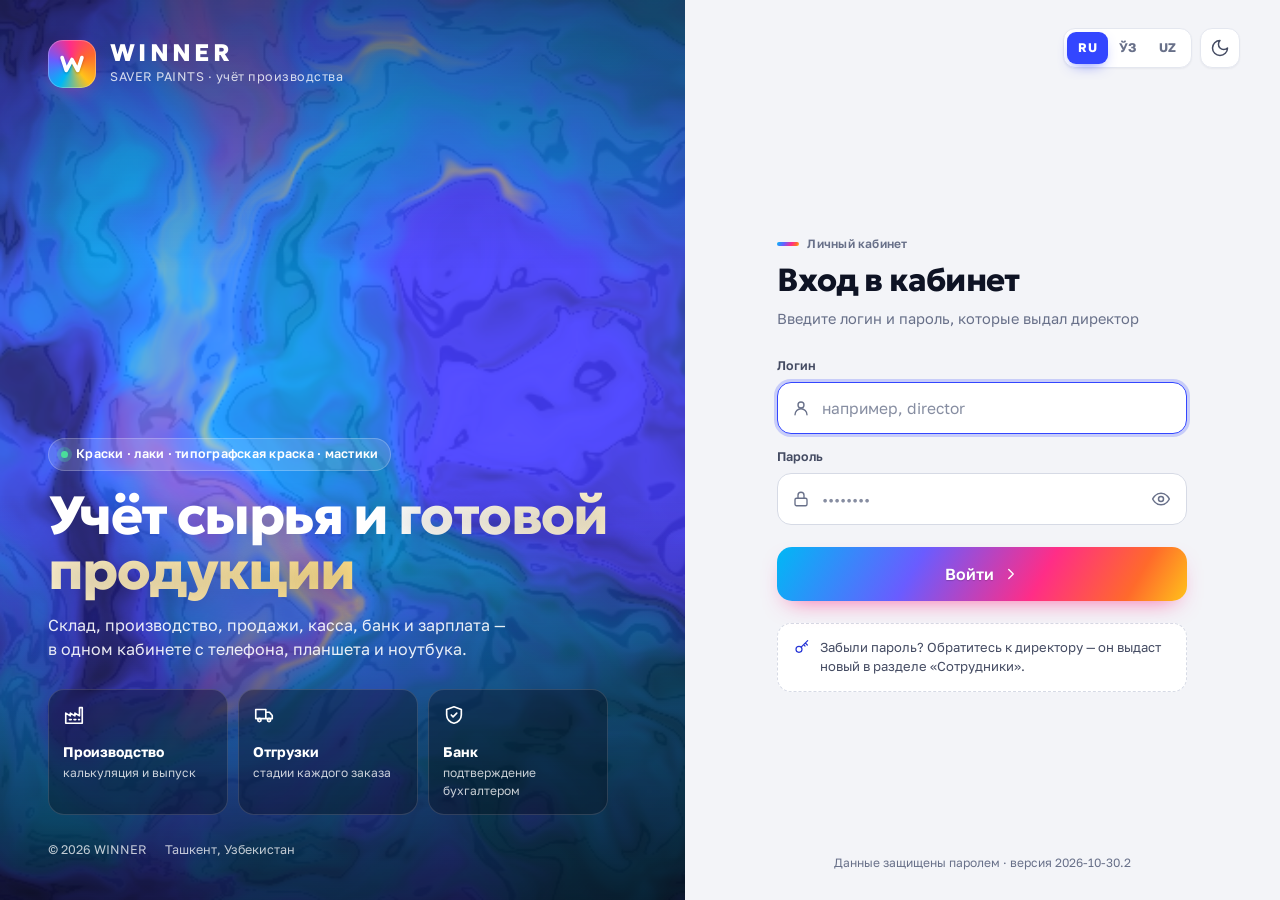
<file: index.html>
<!doctype html>
<html lang="ru">
<head>
  <meta charset="utf-8">
  <meta name="viewport" content="width=device-width, initial-scale=1, viewport-fit=cover">
  <title>WINNER — вход в кабинет</title>
  <meta name="description" content="WINNER — управленческий учёт "SAVER PAINTS" MCHJ: склад, производство, продажи, касса, банк и зарплата.">
  <meta name="theme-color" content="#0b0f1e">
  <link rel="icon" href="favicon.svg" type="image/svg+xml">
  <script>(function(){try{var t=localStorage.getItem('wn.theme');if(!t)t=matchMedia('(prefers-color-scheme: dark)').matches?'dark':'light';document.documentElement.dataset.theme=t;}catch(e){document.documentElement.dataset.theme='light';}})();</script>
  <link rel="preload" href="assets/fonts/golos-cyr.woff2" as="font" type="font/woff2" crossorigin>
  <link rel="preload" href="assets/fonts/geologica-cyr.woff2" as="font" type="font/woff2" crossorigin>
  <!-- вход всегда с живым фоном; ?ui=classic / ?ui=calm только запоминается для кабинета -->
  <script>(function(){try{var u=new URLSearchParams(location.search).get('ui');if(u)localStorage.setItem('wn.ui',u);}catch(e){}})();</script>
  <link rel="stylesheet" href="assets/css/app.css?v=14">
  <link rel="stylesheet" href="assets/css/login.css?v=14">
</head>
<body>
  <div id="root"></div>
  <script src="assets/js/i18n.js?v=14"></script>
  <script src="assets/js/i18n-dict.js?v=14"></script>
  <script src="assets/js/core.js?v=14"></script>
  <script src="assets/js/ui.js?v=14"></script>
  <script src="assets/js/data.js?v=14"></script>
  <script src="assets/js/login.js?v=14"></script>
</body>
</html>
</file>
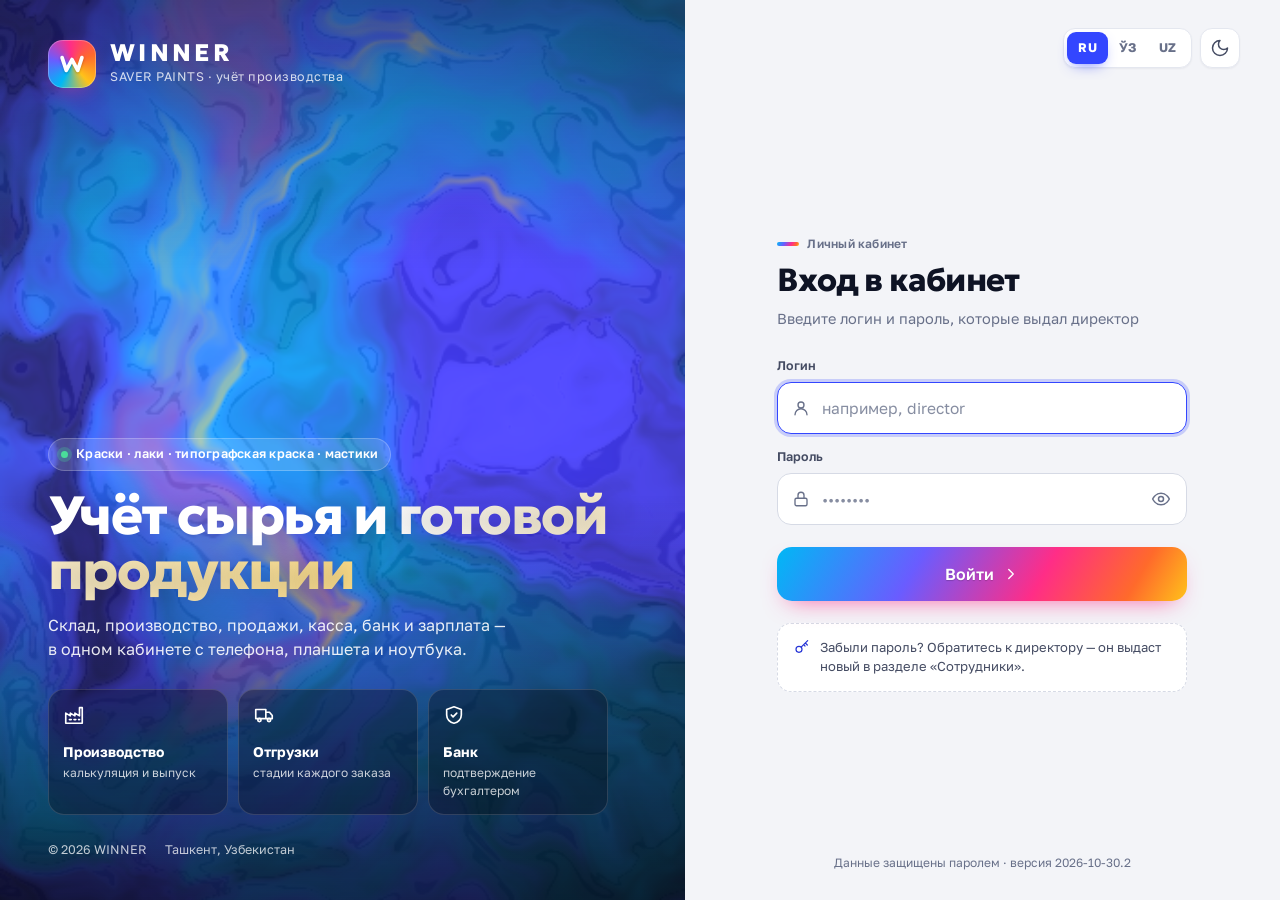
<file: app.html>
<!doctype html>
<html lang="ru">
<head>
  <meta charset="utf-8">
  <meta name="viewport" content="width=device-width, initial-scale=1, viewport-fit=cover">
  <title>WINNER</title>
  <meta name="theme-color" content="#0b0f1e">
  <link rel="icon" href="favicon.svg" type="image/svg+xml">
  <script>(function(){try{var t=localStorage.getItem('wn.theme');if(!t)t=matchMedia('(prefers-color-scheme: dark)').matches?'dark':'light';document.documentElement.dataset.theme=t;}catch(e){document.documentElement.dataset.theme='light';}})();</script>
  <link rel="preload" href="assets/fonts/golos-cyr.woff2" as="font" type="font/woff2" crossorigin>
  <link rel="preload" href="assets/fonts/geologica-cyr.woff2" as="font" type="font/woff2" crossorigin>
  <!-- спокойный вид — основной; ?ui=classic возвращает прежний, ?ui=calm — обратно; выбор запоминается -->
  <script>(function(){var c=true;try{var u=new URLSearchParams(location.search).get('ui');if(u)localStorage.setItem('wn.ui',u);c=localStorage.getItem('wn.ui')!=='classic';}catch(e){}if(c)document.documentElement.classList.add('ui-calm');})();</script>
  <link rel="stylesheet" href="assets/css/app.css?v=14">
  <link rel="stylesheet" href="assets/css/calm.css?v=14">
  <style>.boot{min-height:100vh;display:grid;place-items:center;background:var(--bg)}.boot .logo-mark{width:56px;height:56px;border-radius:18px;animation:spin 2.4s linear infinite}</style>
</head>
<body>
  <div class="boot"><div class="logo-mark"><svg viewBox="0 0 24 24"><path d="M3.5 6.5l3.6 11 4.9-9.3 4.9 9.3 3.6-11"/></svg></div></div>
  <script src="assets/js/i18n.js?v=14"></script>
  <script src="assets/js/i18n-dict.js?v=14"></script>
  <script src="assets/js/core.js?v=14"></script>
  <script src="assets/js/ui.js?v=14"></script>
  <script src="assets/js/data.js?v=14"></script>
  <script src="assets/js/app.js?v=14"></script>
  <script src="assets/js/pages/summary.js?v=14"></script>
  <script src="assets/js/pages/reports.js?v=14"></script>
  <script src="assets/js/pages/sales.js?v=14"></script>
  <script src="assets/js/pages/customers.js?v=14"></script>
  <script src="assets/js/pages/finance.js?v=14"></script>
  <script src="assets/js/pages/production.js?v=14"></script>
  <script src="assets/js/pages/warehouse.js?v=14"></script>
  <script src="assets/js/pages/income.js?v=14"></script>
  <script src="assets/js/pages/catalog.js?v=14"></script>
  <script src="assets/js/pages/salary.js?v=14"></script>
  <script src="assets/js/pages/staff.js?v=14"></script>
  <script src="assets/js/pages/admin.js?v=14"></script>
  <script src="assets/js/pages/profile.js?v=14"></script>
  <script>W.boot();</script>
</body>
</html>
</file>
<file: assets/css/app.css>
/* =========================================================================
   WINNER — дизайн-система кабинета
   Шрифты: Geologica (заголовки, цифры), Golos Text (текст).
   Подмножества cyrillic-ext нужны для узбекских Қ Ғ Ҳ.
   ========================================================================= */

@font-face { font-family: 'Geologica'; font-style: normal; font-weight: 300 800; font-display: swap;
  src: url(../fonts/geologica-cyrext.woff2) format('woff2'); unicode-range: U+0460-052F, U+1C80-1C8A, U+20B4, U+2DE0-2DFF, U+A640-A69F, U+FE2E-FE2F; }
@font-face { font-family: 'Geologica'; font-style: normal; font-weight: 300 800; font-display: swap;
  src: url(../fonts/geologica-cyr.woff2) format('woff2'); unicode-range: U+0301, U+0400-045F, U+0490-0491, U+04B0-04B1, U+2116; }
@font-face { font-family: 'Geologica'; font-style: normal; font-weight: 300 800; font-display: swap;
  src: url(../fonts/geologica-latext.woff2) format('woff2'); unicode-range: U+0100-02BA, U+02BD-02C5, U+02C7-02CC, U+02CE-02D7, U+02DD-02FF, U+0304, U+0308, U+0329, U+1D00-1DBF, U+1E00-1E9F, U+1EF2-1EFF, U+2020, U+20A0-20AB, U+20AD-20C4, U+2113, U+2C60-2C7F, U+A720-A7FF; }
@font-face { font-family: 'Geologica'; font-style: normal; font-weight: 300 800; font-display: swap;
  src: url(../fonts/geologica-lat.woff2) format('woff2'); unicode-range: U+0000-00FF, U+0131, U+0152-0153, U+02BB-02BC, U+02C6, U+02DA, U+02DC, U+0304, U+0308, U+0329, U+2000-206F, U+20AC, U+2122, U+2191, U+2193, U+2212, U+2215, U+FEFF, U+FFFD; }
@font-face { font-family: 'Golos Text'; font-style: normal; font-weight: 400 800; font-display: swap;
  src: url(../fonts/golos-cyrext.woff2) format('woff2'); unicode-range: U+0460-052F, U+1C80-1C8A, U+20B4, U+2DE0-2DFF, U+A640-A69F, U+FE2E-FE2F; }
@font-face { font-family: 'Golos Text'; font-style: normal; font-weight: 400 800; font-display: swap;
  src: url(../fonts/golos-cyr.woff2) format('woff2'); unicode-range: U+0301, U+0400-045F, U+0490-0491, U+04B0-04B1, U+2116; }
@font-face { font-family: 'Golos Text'; font-style: normal; font-weight: 400 800; font-display: swap;
  src: url(../fonts/golos-latext.woff2) format('woff2'); unicode-range: U+0100-02BA, U+02BD-02C5, U+02C7-02CC, U+02CE-02D7, U+02DD-02FF, U+0304, U+0308, U+0329, U+1D00-1DBF, U+1E00-1E9F, U+1EF2-1EFF, U+2020, U+20A0-20AB, U+20AD-20C4, U+2113, U+2C60-2C7F, U+A720-A7FF; }
@font-face { font-family: 'Golos Text'; font-style: normal; font-weight: 400 800; font-display: swap;
  src: url(../fonts/golos-lat.woff2) format('woff2'); unicode-range: U+0000-00FF, U+0131, U+0152-0153, U+02BB-02BC, U+02C6, U+02DA, U+02DC, U+0304, U+0308, U+0329, U+2000-206F, U+20AC, U+2122, U+2191, U+2193, U+2212, U+2215, U+FEFF, U+FFFD; }

/* ---------- токены ---------- */
:root {
  color-scheme: light;
  --font: 'Golos Text', system-ui, -apple-system, 'Segoe UI', Roboto, sans-serif;
  --font-d: 'Geologica', 'Golos Text', system-ui, sans-serif;

  /* фирменная «краска»: голубой → пурпур → жёлтый → оранжевый */
  --c-cyan: #00b8f5; --c-magenta: #ff2d87; --c-yellow: #ffc21a; --c-orange: #ff6a2b;
  /* счётчики уведомлений: белая цифра на этом фоне — контраст 5,2:1 (на ярко-розовом было 3,5:1) */
  --badge: #d4145f;
  --paint: linear-gradient(120deg, var(--c-cyan) 0%, #6a5cff 34%, var(--c-magenta) 64%, var(--c-orange) 86%, var(--c-yellow) 100%);

  --brand: #3346ff;
  --brand-2: #2433d9;
  --brand-soft: #eceeff;
  --brand-ink: #2534d6;
  --on-brand: #fff;

  --bg: #f3f4f8;
  --surface: #ffffff;
  --surface-2: #f7f8fb;
  --surface-3: #eef0f5;
  --line: #e4e7ef;
  --line-2: #d6dae5;
  --text: #0e1324;
  --text-2: #444b62;
  --muted: #687089;

  --ok: #0a7f55;     --ok-bg: #e3f6ee;    --ok-dot: #12b981;
  --warn: #a35a00;   --warn-bg: #fff2dc;  --warn-dot: #f59e0b;
  --bad: #c42a32;    --bad-bg: #fde9ea;   --bad-dot: #ef4444;
  --info: #2534d6;   --info-bg: #eceeff;  --info-dot: #3346ff;
  --vio: #6b3fd4;    --vio-bg: #f0eaff;

  /* графики — эталонная палитра, слоты 1-3 */
  --s1: #2a78d6; --s2: #eb6834; --s3: #1baf7a;

  --side: #0b0f1e;
  --side-2: #121830;
  --side-line: rgba(255,255,255,.07);
  --side-text: #c9cee2;
  --side-muted: #7f87a6;

  --r-xs: 8px; --r-sm: 10px; --r: 14px; --r-lg: 20px; --r-xl: 26px;
  --sh-1: 0 1px 2px rgba(16,24,40,.05);
  --sh-2: 0 1px 2px rgba(16,24,40,.04), 0 6px 20px -10px rgba(16,24,40,.14);
  --sh-3: 0 20px 50px -18px rgba(14,19,36,.35), 0 2px 6px rgba(14,19,36,.06);
  --ring: 0 0 0 3px rgba(51,70,255,.22);

  --side-w: 268px;
  --rail-w: 78px;
  --top-h: 66px;
  --ease: cubic-bezier(.2,.8,.2,1);
  --safe-b: env(safe-area-inset-bottom, 0px);
}

html[data-theme="dark"] {
  color-scheme: dark;
  --brand: #6474ff;
  --brand-2: #7c8aff;
  --brand-soft: #1d2346;
  --brand-ink: #a9b2ff;

  --bg: #090c17;
  --surface: #11162a;
  --surface-2: #161c33;
  --surface-3: #1c233d;
  --line: #232b47;
  --line-2: #2e3757;
  --text: #edf0fa;
  --text-2: #b6bdd4;
  --muted: #8a92b0;

  --ok: #4ade9a;   --ok-bg: rgba(18,185,129,.14);
  --warn: #fbbf4a; --warn-bg: rgba(245,158,11,.14);
  --bad: #ff8086;  --bad-bg: rgba(239,68,68,.15);
  --info: #a9b2ff; --info-bg: rgba(100,116,255,.16);
  --vio: #c4a8ff;  --vio-bg: rgba(139,92,246,.17);

  --s1: #3987e5; --s2: #d95926; --s3: #199e70;

  --side: #060914;
  --side-2: #0d1226;
  --sh-1: 0 1px 2px rgba(0,0,0,.4);
  --sh-2: 0 1px 2px rgba(0,0,0,.35), 0 10px 26px -14px rgba(0,0,0,.7);
  --sh-3: 0 24px 60px -20px rgba(0,0,0,.8);
  --ring: 0 0 0 3px rgba(100,116,255,.35);
}

/* ---------- база ---------- */
*, *::before, *::after { box-sizing: border-box; }
html { -webkit-text-size-adjust: 100%; text-size-adjust: 100%; }
body {
  margin: 0; font-family: var(--font); font-size: 14.5px; line-height: 1.5;
  color: var(--text); background: var(--bg);
  -webkit-font-smoothing: antialiased; -moz-osx-font-smoothing: grayscale;
  -webkit-tap-highlight-color: transparent;
}
h1, h2, h3, h4 { font-family: var(--font-d); margin: 0; letter-spacing: -.015em; line-height: 1.2; }
p { margin: 0; }
a { color: var(--brand-ink); text-decoration: none; }
button, input, select, textarea { font: inherit; color: inherit; }
button { cursor: pointer; }
img { max-width: 100%; display: block; }
.num, .tnum { font-variant-numeric: tabular-nums; }
.hidden { display: none !important; }
.muted { color: var(--muted); }
.t2 { color: var(--text-2); }
.nowrap { white-space: nowrap; }
.ellipsis { overflow: hidden; text-overflow: ellipsis; white-space: nowrap; min-width: 0; }
.ic { width: 20px; height: 20px; flex: none; stroke: currentColor; fill: none; stroke-width: 1.8; stroke-linecap: round; stroke-linejoin: round; }
.ic-sm { width: 16px; height: 16px; }
.ic-lg { width: 24px; height: 24px; }
::selection { background: rgba(51,70,255,.2); }

/* полосы прокрутки: тонкие, без стрелок, с отступом сверху и снизу */
::-webkit-scrollbar { width: 12px; height: 12px; }
::-webkit-scrollbar-button { display: none; width: 0; height: 0; }
::-webkit-scrollbar-track { background: transparent; margin: 8px 0; }
::-webkit-scrollbar-track:horizontal { margin: 0 8px; }
::-webkit-scrollbar-thumb { min-height: 44px; border-radius: 99px; border: 4px solid transparent; background: color-mix(in srgb, var(--muted) 42%, transparent) padding-box; }
::-webkit-scrollbar-thumb:hover { background-color: color-mix(in srgb, var(--muted) 70%, transparent); }
::-webkit-scrollbar-corner { background: transparent; }
.side ::-webkit-scrollbar { width: 10px; }
.side ::-webkit-scrollbar-thumb { border-width: 3px; background-color: rgba(255,255,255,.14); }
.side ::-webkit-scrollbar-thumb:hover { background-color: rgba(255,255,255,.28); }
@supports not selector(::-webkit-scrollbar) {
  html, .side-nav, .modal-body, .pick-list, .dd-list, .tbl-wrap, .cmdk-list, .pop-list, .kanban { scrollbar-width: thin; scrollbar-color: color-mix(in srgb, var(--muted) 50%, transparent) transparent; }
}
:focus-visible { outline: none; box-shadow: var(--ring); }

/* плавная смена языка/темы */
/* смена языка: старый и новый снимок экрана растворяются друг в друга с одинаковой скоростью —
   неизменные пиксели (фон, карточки, иконки) остаются на месте, «перетекают» только буквы */
html.vt-lang::view-transition-old(root) { animation: vtLangOut .42s cubic-bezier(.4, 0, .2, 1) both; }
html.vt-lang::view-transition-new(root) { animation: vtLangIn .42s cubic-bezier(.4, 0, .2, 1) both; }
@keyframes vtLangOut { to { opacity: 0; } }
@keyframes vtLangIn { from { opacity: 0; } }
/* бегунок RU · ЎЗ · UZ — свой слой: во время перехода он переезжает, а не растворяется;
   подписи кнопок — слои поверх него, их цвет плавно меняется */
.lang-switch .pill { view-transition-name: wn-lang-pill; }
.lang-switch [data-lang="ru"] { view-transition-name: wn-lang-ru; }
.lang-switch [data-lang="uzc"] { view-transition-name: wn-lang-uzc; }
.lang-switch [data-lang="uz"] { view-transition-name: wn-lang-uz; }
html.vt-lang::view-transition-group(*) { animation-duration: .42s; animation-timing-function: cubic-bezier(.2, .8, .2, 1); }
html.vt-lang::view-transition-old(wn-lang-pill), html.vt-lang::view-transition-new(wn-lang-pill) { animation: none; }
html.vt-lang::view-transition-old(wn-lang-pill) { opacity: 0; }
/* запасной вариант без View Transitions: текст мягко проявляется, без белой вспышки */
.lang-swap { animation: langSwap .38s ease both; }
@keyframes langSwap { from { opacity: .35; } }

/* =========================================================================
   Каркас: сайдбар + основная область
   ========================================================================= */
.shell { min-height: 100vh; min-height: 100dvh; }

.side {
  position: fixed; inset: 0 auto 0 0; z-index: 40; width: var(--side-w);
  display: flex; flex-direction: column;
  background:
    radial-gradient(120% 60% at 0% 0%, rgba(51,70,255,.30), transparent 60%),
    radial-gradient(90% 40% at 100% 8%, rgba(255,45,135,.16), transparent 70%),
    linear-gradient(180deg, var(--side-2), var(--side) 42%);
  color: var(--side-text);
  border-right: 1px solid var(--side-line);
  transition: width .28s var(--ease), transform .3s var(--ease);
}
.side::after { /* тонкая «мазок»-линия справа */
  content: ''; position: absolute; top: 0; right: -1px; width: 1px; height: 180px;
  background: linear-gradient(180deg, var(--c-cyan), var(--c-magenta), transparent);
  opacity: .55;
}
.side-head { display: flex; align-items: center; gap: 12px; padding: 18px 18px 14px; min-height: 74px; }
.logo-mark {
  width: 40px; height: 40px; border-radius: 12px; flex: none; display: grid; place-items: center;
  background: conic-gradient(from 210deg at 50% 50%, var(--c-cyan), #6a5cff, var(--c-magenta), var(--c-orange), var(--c-yellow), var(--c-cyan));
  box-shadow: 0 8px 22px -8px rgba(255,45,135,.55), inset 0 0 0 1px rgba(255,255,255,.25);
}
.logo-mark svg { width: 24px; height: 24px; stroke: #fff; stroke-width: 3.2; fill: none; stroke-linecap: round; stroke-linejoin: round; filter: drop-shadow(0 1px 1px rgba(0,0,0,.25)); }
.logo-text { min-width: 0; }
.logo-text b { display: block; font-family: var(--font-d); font-weight: 800; font-size: 19px; letter-spacing: .08em; color: #fff; line-height: 1.05; }
.logo-text span { display: block; font-size: 11.5px; color: var(--side-muted); letter-spacing: .02em; margin-top: 3px; white-space: nowrap; overflow: hidden; text-overflow: ellipsis; }
.side-collapse {
  margin-left: auto; width: 32px; height: 32px; border-radius: 9px; border: 1px solid var(--side-line);
  background: rgba(255,255,255,.03); color: var(--side-muted); display: grid; place-items: center; flex: none;
}
.side-collapse:hover { color: #fff; background: rgba(255,255,255,.08); }

.side-nav { flex: 1; overflow-y: auto; overflow-x: hidden; padding: 6px 12px 16px; }
.nav-group { margin-top: 14px; }
.nav-group:first-child { margin-top: 4px; }
.nav-label {
  font-size: 10.5px; font-weight: 700; letter-spacing: .12em; text-transform: uppercase;
  color: var(--side-muted); padding: 0 12px 6px; white-space: nowrap; overflow: hidden;
}
.nav-item {
  position: relative; display: flex; align-items: center; gap: 12px; width: 100%;
  padding: 10px 12px; margin: 2px 0; border-radius: 12px; border: 0; background: none;
  color: var(--side-text); font-size: 14px; font-weight: 500; text-align: left; white-space: nowrap;
  transition: background .18s, color .18s;
}
.nav-item .ic { color: var(--side-muted); transition: color .18s, transform .25s var(--ease); }
.nav-item:hover { background: rgba(255,255,255,.055); color: #fff; }
.nav-item:hover .ic { color: #fff; }
.nav-item.active {
  color: #fff;
  background: linear-gradient(90deg, rgba(100,116,255,.30), rgba(100,116,255,.08));
  box-shadow: inset 0 0 0 1px rgba(140,152,255,.22);
}
.nav-item.active .ic { color: #fff; }
.nav-item.active::before {
  content: ''; position: absolute; left: -12px; top: 9px; bottom: 9px; width: 4px; border-radius: 0 4px 4px 0;
  background: linear-gradient(180deg, var(--c-cyan), var(--c-magenta));
}
.nav-item .nav-txt { flex: 1; min-width: 0; overflow: hidden; text-overflow: ellipsis; }
.nav-badge {
  min-width: 22px; height: 22px; padding: 0 7px; border-radius: 99px; display: inline-grid; place-items: center;
  font-size: 12px; font-weight: 800; line-height: 1; font-variant-numeric: tabular-nums;
  background: var(--badge); color: #fff; box-shadow: inset 0 0 0 1px rgba(255,255,255,.14);
}
.nav-badge.soft { background: rgba(255,255,255,.12); color: #e4e7f2; box-shadow: none; }

.side-foot { padding: 12px; border-top: 1px solid var(--side-line); }
.side-lang { margin-bottom: 10px; }
.side-lang .lang-switch { width: 100%; height: 42px; }
.side-lang .lang-switch button { flex: 1; }
.me-card {
  display: flex; align-items: center; gap: 11px; padding: 10px; border-radius: 14px;
  background: rgba(255,255,255,.04); border: 1px solid var(--side-line); cursor: pointer; width: 100%; color: inherit; text-align: left;
}
.me-card:hover { background: rgba(255,255,255,.07); }
.me-card .who { min-width: 0; flex: 1; }
.me-card .who b { display: block; color: #fff; font-size: 13.5px; font-weight: 600; white-space: nowrap; overflow: hidden; text-overflow: ellipsis; }
.me-card .who span { display: block; font-size: 12px; color: var(--side-muted); white-space: nowrap; overflow: hidden; text-overflow: ellipsis; }

.avatar {
  --av: linear-gradient(135deg, #3346ff, #ff2d87);
  width: 38px; height: 38px; border-radius: 12px; flex: none; display: grid; place-items: center;
  background: var(--av); color: #fff; font-family: var(--font-d); font-weight: 700; font-size: 14px; letter-spacing: .02em;
  box-shadow: inset 0 0 0 1px rgba(255,255,255,.18);
}
.avatar.sm { width: 30px; height: 30px; border-radius: 10px; font-size: 12px; }
.avatar.lg { width: 76px; height: 76px; border-radius: 22px; font-size: 26px; }
.avatar.xl { width: 96px; height: 96px; border-radius: 28px; font-size: 32px; }

/* свёрнутый сайдбар — «рельс» */
/* свёрнутый сайдбар («рельс») — только на широких экранах; планшет и телефон живут по своим правилам */
@media (min-width: 1101px) {
  .shell.rail .side { width: var(--rail-w); }
  .shell.rail .side .logo-text, .shell.rail .side .nav-txt, .shell.rail .side .nav-badge,
  .shell.rail .side .me-card .who, .shell.rail .side .me-card > .ic { display: none; }
  .shell.rail .side .nav-label { height: 0; padding: 0; opacity: 0; pointer-events: none; }
  /* в «рельсе» полоса прокрутки не нужна — иначе она сдвигает иконки влево */
  .shell.rail .side-nav { scrollbar-width: none; padding: 6px 13px 16px; }
  .shell.rail .side-nav::-webkit-scrollbar { display: none; }
  .shell.rail .side .nav-group { margin-top: 10px; border-top: 1px solid var(--side-line); padding-top: 8px; }
  .shell.rail .side .nav-group:first-child { border-top: 0; padding-top: 0; }
  .shell.rail .side-head { padding: 18px 19px 14px; }
  .shell.rail .side-collapse { position: absolute; left: calc(var(--rail-w) - 14px); top: 24px; width: 28px; height: 28px; background: var(--side-2); transform: rotate(180deg); }
  .shell.rail .nav-item { justify-content: center; padding: 11px 0; gap: 0; }
  .shell.rail .nav-item.has-dot::after { content: ''; position: absolute; top: 8px; right: 10px; width: 8px; height: 8px; border-radius: 50%; background: var(--c-magenta); box-shadow: 0 0 0 2px var(--side); }
  .shell.rail .me-card { justify-content: center; padding: 8px; }
}
.side .logo-text, .side .nav-txt, .side .nav-badge, .side .me-card .who, .side .nav-label { transition: opacity .2s; }
/* всплывающая подсказка у иконки в режиме «рельса» */
.rail-tip {
  position: fixed; z-index: 90; padding: 7px 11px; border-radius: 9px; background: #1a2140; color: #fff;
  font-size: 13px; font-weight: 500; pointer-events: none; white-space: nowrap; box-shadow: var(--sh-3);
  transform: translateY(-50%); animation: tipIn .16s var(--ease);
}
@keyframes tipIn { from { opacity: 0; transform: translate(-4px, -50%); } }

.main { margin-left: var(--side-w); min-width: 0; transition: margin-left .28s var(--ease); overflow-x: clip; }
.dd-list, .pick-list, .cmdk-list, .pop-list { overscroll-behavior: contain; }
@media (min-width: 1101px) { .shell.rail .main { margin-left: var(--rail-w); } }

/* ---------- верхняя панель ---------- */
.top {
  position: sticky; top: 0; z-index: 30; height: var(--top-h);
  display: flex; align-items: center; gap: 12px; padding: 0 28px;
  background: var(--bg);
  border-bottom: 1px solid transparent; transition: border-color .2s, background .2s;
}
.top.scrolled { border-bottom-color: var(--line); background: var(--bg); }
.icon-btn.burger { display: none; }
@media (max-width: 1100px) { .icon-btn.burger { display: grid; } }
.crumbs { display: flex; align-items: center; gap: 8px; min-width: 0; font-size: 13px; color: var(--muted); }
.crumbs b { color: var(--text); font-weight: 600; font-size: 14px; white-space: nowrap; overflow: hidden; text-overflow: ellipsis; }
.crumbs .ic { width: 14px; height: 14px; }
.kbd { font-family: var(--font); font-size: 11px; font-weight: 600; color: var(--muted); padding: 2px 6px; border-radius: 6px; border: 1px solid var(--line); background: var(--surface-2); }
.top-actions { display: flex; align-items: center; gap: 8px; margin-left: auto; }
.icon-btn {
  position: relative; width: 40px; height: 40px; border-radius: 12px; display: grid; place-items: center; flex: none;
  border: 1px solid var(--line); background: var(--surface); color: var(--text-2); box-shadow: var(--sh-1);
  transition: background .15s, color .15s, border-color .15s, transform .15s;
}
.icon-btn:hover { color: var(--text); border-color: var(--line-2); }
.icon-btn:active { transform: scale(.96); }
/* счётчик на кнопке — маленький, в углу, не закрывает колокольчик */
.icon-btn .dot { position: absolute; top: -5px; right: -5px; min-width: 18px; height: 18px; padding: 0 4px; border-radius: 99px; background: var(--badge); color: #fff; font-size: 10.5px; font-weight: 800; line-height: 1; display: grid; place-items: center; box-shadow: 0 0 0 2px var(--bg); pointer-events: none; }
.icon-btn.ghost { border-color: transparent; background: transparent; box-shadow: none; }

/* переключатель языка: RU · ЎЗ · UZ с «бегунком» */
.lang-switch {
  position: relative; display: inline-flex; padding: 3px; border-radius: 12px; height: 40px; align-items: stretch;
  background: var(--surface); border: 1px solid var(--line); box-shadow: var(--sh-1);
}
.lang-switch button {
  position: relative; z-index: 1; border: 0; background: none; padding: 0 11px; min-width: 40px; border-radius: 9px;
  font-size: 12.5px; font-weight: 700; letter-spacing: .03em; color: var(--muted); transition: color .25s;
}
.lang-switch button.on { color: var(--on-brand); }
.lang-switch .pill {
  position: absolute; z-index: 0; top: 3px; bottom: 3px; left: 3px; border-radius: 9px;
  background: var(--brand); box-shadow: 0 6px 14px -6px rgba(51,70,255,.7);
  transition: transform .38s var(--ease), width .38s var(--ease);
}
.lang-switch.dark { background: rgba(255,255,255,.06); border-color: rgba(255,255,255,.12); box-shadow: none; }
.lang-switch.dark button { color: rgba(255,255,255,.65); }
.lang-switch.dark button.on { color: #fff; }

.top-user { display: flex; align-items: center; gap: 10px; padding: 3px 10px 3px 3px; height: 40px; border-radius: 12px; border: 1px solid var(--line); background: var(--surface); box-shadow: var(--sh-1); }
.top-user .avatar { width: 32px; height: 32px; border-radius: 9px; font-size: 12px; }
.top-user b { font-size: 13px; font-weight: 600; white-space: nowrap; max-width: 140px; overflow: hidden; text-overflow: ellipsis; }

/* ---------- контент ---------- */
.content { padding: 8px 28px 48px; max-width: 1480px; }
.page-in { animation: pageIn .42s var(--ease) both; }
@keyframes pageIn { from { opacity: 0; transform: translateY(8px); } }

.page-head { display: flex; align-items: flex-end; justify-content: space-between; gap: 16px; flex-wrap: wrap; margin: 10px 0 22px; }
.page-head h1 { font-size: 28px; font-weight: 700; }
.page-head .sub { color: var(--muted); margin-top: 6px; font-size: 14px; }
.page-head .actions { display: flex; gap: 10px; flex-wrap: wrap; }
.h-eyebrow { display: inline-flex; align-items: center; gap: 8px; font-size: 12px; font-weight: 600; color: var(--muted); letter-spacing: .02em; margin-bottom: 8px; }
.h-eyebrow i { width: 22px; height: 4px; border-radius: 4px; background: var(--paint); display: inline-block; }

.grid { display: grid; gap: 16px; }
.g-2 { grid-template-columns: repeat(2, minmax(0, 1fr)); }
.g-3 { grid-template-columns: repeat(3, minmax(0, 1fr)); }
.g-4 { grid-template-columns: repeat(4, minmax(0, 1fr)); }
.g-5 { grid-template-columns: repeat(5, minmax(0, 1fr)); }
.g-main { grid-template-columns: minmax(0, 1.65fr) minmax(0, 1fr); }
.g-side { grid-template-columns: minmax(0, 300px) minmax(0, 1fr); }
.vstack { display: flex; flex-direction: column; gap: 16px; }
.row { display: flex; align-items: center; gap: 10px; flex-wrap: wrap; }
.row.nw { flex-wrap: nowrap; }
.spacer { flex: 1; }
.mt-8 { margin-top: 8px; } .mt-12 { margin-top: 12px; } .mt-16 { margin-top: 16px; } .mt-24 { margin-top: 24px; }
.mb-16 { margin-bottom: 16px; }

/* ---------- карточки ---------- */
.card {
  background: var(--surface); border: 1px solid var(--line); border-radius: var(--r-lg);
  box-shadow: var(--sh-2); min-width: 0;
}
.card-pad { padding: 20px; }
.card-head { display: flex; align-items: center; gap: 12px; padding: 18px 20px 0; flex-wrap: wrap; }
.card-head h3 { font-size: 16px; font-weight: 650; }
.card-head .sub { font-size: 12.5px; color: var(--muted); }
.card-head .right { margin-left: auto; display: flex; gap: 8px; align-items: center; flex-wrap: wrap; }
.card-body { padding: 16px 20px 20px; }
.card-body.flush { padding: 12px 0 0; }

/* KPI */
.kpis { display: grid; gap: 14px; grid-template-columns: repeat(4, minmax(0, 1fr)); margin-bottom: 18px; }
.kpis.k5 { grid-template-columns: repeat(5, minmax(0, 1fr)); }
.kpis.k3 { grid-template-columns: repeat(3, minmax(0, 1fr)); }
.kpi {
  position: relative; overflow: hidden; padding: 16px 18px 15px; border-radius: var(--r-lg);
  background: var(--surface); border: 1px solid var(--line); box-shadow: var(--sh-2); min-width: 0;
  transition: transform .2s var(--ease), box-shadow .2s;
}
.kpi.link { cursor: pointer; }
.kpi.link:hover { transform: translateY(-2px); box-shadow: var(--sh-3); }
.kpi-top { display: flex; align-items: center; gap: 10px; }
.kpi-ic { width: 36px; height: 36px; border-radius: 11px; display: grid; place-items: center; flex: none; background: var(--brand-soft); color: var(--brand-ink); }
.kpi-ic .ic { width: 19px; height: 19px; }
.kpi-ic.c-ok { background: var(--ok-bg); color: var(--ok); }
.kpi-ic.c-warn { background: var(--warn-bg); color: var(--warn); }
.kpi-ic.c-bad { background: var(--bad-bg); color: var(--bad); }
.kpi-ic.c-vio { background: var(--vio-bg); color: var(--vio); }
.kpi-label { font-size: 13px; color: var(--text-2); font-weight: 500; line-height: 1.3; min-width: 0; }
/* число не переносится никогда — если не влезает, W.fitText уменьшает шрифт */
.kpi-val { font-family: var(--font-d); font-size: 25px; font-weight: 700; letter-spacing: -.02em; margin-top: 12px; line-height: 1.15; font-variant-numeric: tabular-nums; white-space: nowrap; overflow: hidden; }
.kpi-val small { font-size: .56em; font-weight: 600; color: var(--muted); margin-left: .2em; letter-spacing: 0; }
.kpis.k5 .kpi-val { font-size: 22px; }
.kpi-foot { margin-top: 6px; font-size: 12.5px; color: var(--muted); display: flex; align-items: center; gap: 6px; flex-wrap: wrap; min-height: 18px; }
.kpi.hero {
  color: #fff; border: 0;
  background:
    radial-gradient(140% 120% at 100% 0%, rgba(255,45,135,.55), transparent 55%),
    radial-gradient(120% 120% at 0% 100%, rgba(0,184,245,.45), transparent 55%),
    linear-gradient(135deg, #2a36e8, #4b2fd6);
  box-shadow: 0 18px 40px -20px rgba(51,70,255,.8);
}
.kpi.hero .kpi-label, .kpi.hero .kpi-foot { color: rgba(255,255,255,.82); }
.kpi.hero .kpi-ic { background: rgba(255,255,255,.16); color: #fff; }
.kpi.hero .kpi-val small { color: rgba(255,255,255,.75); }
.delta { display: inline-flex; align-items: center; gap: 3px; font-weight: 700; font-size: 12px; padding: 1px 7px; border-radius: 99px; }
.delta.up { color: var(--ok); background: var(--ok-bg); }
.delta.down { color: var(--bad); background: var(--bad-bg); }
.kpi.hero .delta { background: rgba(255,255,255,.18); color: #fff; }

/* ---------- кнопки ---------- */
.btn {
  display: inline-flex; align-items: center; justify-content: center; gap: 8px; height: 40px; padding: 0 16px;
  border-radius: 12px; border: 1px solid var(--line); background: var(--surface); color: var(--text);
  font-weight: 600; font-size: 14px; white-space: nowrap; box-shadow: var(--sh-1);
  transition: background .15s, border-color .15s, color .15s, transform .12s, box-shadow .15s;
}
.btn:hover { border-color: var(--line-2); background: var(--surface-2); }
.btn:active { transform: scale(.98); }
.btn .ic { width: 18px; height: 18px; }
.btn.primary { background: var(--brand); border-color: transparent; color: var(--on-brand); box-shadow: 0 8px 20px -10px rgba(51,70,255,.9), inset 0 1px 0 rgba(255,255,255,.15); }
.btn.primary:hover { background: var(--brand-2); }
.btn.paint { background: var(--paint); border: 0; color: #fff; text-shadow: 0 1px 1px rgba(0,0,0,.18); box-shadow: 0 10px 24px -12px rgba(255,45,135,.8); }
.btn.paint:hover { filter: saturate(1.15) brightness(1.03); }
.btn.ok { background: #0f9d68; border-color: transparent; color: #fff; }
.btn.ok:hover { background: #0b8a5b; }
.btn.danger { color: var(--bad); }
.btn.danger:hover { background: var(--bad-bg); border-color: transparent; }
.btn.danger.solid { background: #d92d36; color: #fff; border-color: transparent; }
.btn.ghost { background: transparent; border-color: transparent; box-shadow: none; }
.btn.ghost:hover { background: var(--surface-3); }
.btn.sm { height: 32px; padding: 0 11px; font-size: 13px; border-radius: 10px; gap: 6px; }
.btn.sm .ic { width: 16px; height: 16px; }
.btn.lg { height: 48px; padding: 0 22px; font-size: 15px; border-radius: 14px; }
.btn.icon { width: 40px; padding: 0; }
.btn.sm.icon { width: 32px; }
.btn[disabled] { opacity: .5; pointer-events: none; }
.btn.block { width: 100%; }
.btn .spin { width: 16px; height: 16px; border-radius: 50%; border: 2px solid currentColor; border-right-color: transparent; animation: spin .7s linear infinite; }
@keyframes spin { to { transform: rotate(360deg); } }

.act { display: inline-flex; gap: 4px; justify-content: flex-end; }
.act button { width: 32px; height: 32px; border-radius: 9px; border: 0; background: transparent; color: var(--muted); display: grid; place-items: center; }
.act button:hover { background: var(--surface-3); color: var(--text); }
.act button.del:hover { background: var(--bad-bg); color: var(--bad); }
.act button.go:hover { background: var(--ok-bg); color: var(--ok); }
.act .ic { width: 17px; height: 17px; }

/* ---------- поля ---------- */
.field { display: flex; flex-direction: column; gap: 6px; min-width: 0; }
.field > label, .label { font-size: 12.5px; font-weight: 600; color: var(--text-2); }
.field .hint { font-size: 12px; color: var(--muted); }
.field.err .inp { border-color: var(--bad); box-shadow: 0 0 0 3px rgba(239,68,68,.15); }
.field .err-msg { font-size: 12px; color: var(--bad); }
.inp {
  width: 100%; height: 42px; padding: 0 13px; border-radius: 12px; border: 1px solid var(--line-2);
  background: var(--surface); color: var(--text); font-size: 14.5px; outline: none;
  transition: border-color .15s, box-shadow .15s, background .15s;
}
.inp::placeholder { color: color-mix(in srgb, var(--muted) 80%, transparent); }
.inp:hover { border-color: color-mix(in srgb, var(--brand) 35%, var(--line-2)); }
.inp:focus { border-color: var(--brand); box-shadow: var(--ring); }
textarea.inp { height: auto; min-height: 84px; padding: 10px 13px; resize: vertical; line-height: 1.45; }
select.inp {
  appearance: none; -webkit-appearance: none; padding-right: 36px; cursor: pointer;
  background-image: url("data:image/svg+xml,%3Csvg xmlns='http://www.w3.org/2000/svg' width='16' height='16' viewBox='0 0 24 24' fill='none' stroke='%23687089' stroke-width='2' stroke-linecap='round' stroke-linejoin='round'%3E%3Cpath d='m6 9 6 6 6-6'/%3E%3C/svg%3E");
  background-repeat: no-repeat; background-position: right 12px center;
}
.inp.sm { height: 34px; border-radius: 10px; font-size: 13.5px; padding: 0 10px; }
select.inp.sm { padding-right: 30px; background-position: right 9px center; }
.inp.num { text-align: right; font-variant-numeric: tabular-nums; }
.inp-wrap { position: relative; display: flex; align-items: center; }
.inp-wrap .inp { padding-left: 38px; }
.inp-wrap.has-suffix:not(:has(> .ic)) .inp { padding-left: 13px; }
.inp-wrap > .ic { position: absolute; left: 12px; color: var(--muted); width: 18px; height: 18px; pointer-events: none; }
.inp-wrap .suffix { position: absolute; right: 12px; font-size: 13px; color: var(--muted); pointer-events: none; }
.inp-wrap.has-suffix .inp { padding-right: 52px; }
.search { min-width: 220px; flex: 1; max-width: 360px; }
.form-grid { display: grid; gap: 14px 16px; grid-template-columns: repeat(2, minmax(0, 1fr)); }
.form-grid .full { grid-column: 1 / -1; }
.form-grid.g3 { grid-template-columns: repeat(3, minmax(0, 1fr)); }
.form-sec { font-family: var(--font-d); font-size: 13px; font-weight: 650; color: var(--text-2); display: flex; align-items: center; gap: 10px; margin: 6px 0 -2px; }
.form-sec::after { content: ''; flex: 1; height: 1px; background: var(--line); }

/* переключатель */
.switch { display: inline-flex; align-items: center; gap: 10px; cursor: pointer; user-select: none; font-size: 14px; }
.switch input { display: none; }
.switch .tr { width: 40px; height: 24px; border-radius: 99px; background: var(--line-2); position: relative; transition: background .2s; flex: none; }
.switch .tr::after { content: ''; position: absolute; top: 3px; left: 3px; width: 18px; height: 18px; border-radius: 50%; background: #fff; box-shadow: 0 1px 3px rgba(0,0,0,.25); transition: transform .25s var(--ease); }
.switch input:checked + .tr { background: var(--brand); }
.switch input:checked + .tr::after { transform: translateX(16px); }

/* чекбокс-«чипы» ролей */
.chips-pick { display: flex; flex-wrap: wrap; gap: 8px; }
.chip-pick { position: relative; }
.chip-pick input { position: absolute; opacity: 0; pointer-events: none; }
.chip-pick span { display: inline-flex; align-items: center; gap: 6px; height: 34px; padding: 0 13px; border-radius: 99px; border: 1px solid var(--line-2); font-size: 13px; font-weight: 600; cursor: pointer; color: var(--text-2); transition: all .15s; }
.chip-pick input:checked + span { background: var(--brand-soft); border-color: var(--brand); color: var(--brand-ink); }
.chip-pick input:checked + span::before { content: '✓'; font-weight: 800; }

/* сегменты */
.seg { display: inline-flex; padding: 3px; gap: 2px; border-radius: 12px; background: var(--surface-3); border: 1px solid var(--line); max-width: 100%; overflow-x: auto; scrollbar-width: none; }
.seg::-webkit-scrollbar { display: none; }
.seg button { border: 0; background: none; height: 32px; padding: 0 13px; border-radius: 9px; font-size: 13px; font-weight: 600; color: var(--text-2); white-space: nowrap; display: inline-flex; align-items: center; gap: 7px; }
.seg button.on { background: var(--surface); color: var(--text); box-shadow: var(--sh-2); }
.seg button .cnt { font-size: 11px; padding: 0 6px; border-radius: 99px; background: var(--line); color: var(--text-2); line-height: 18px; }
.seg button.on .cnt { background: var(--brand-soft); color: var(--brand-ink); }

/* вкладки */
.tabs { position: relative; display: flex; gap: 4px; border-bottom: 1px solid var(--line); margin-bottom: 20px; overflow-x: auto; scrollbar-width: none; }
.tabs::-webkit-scrollbar { display: none; }
.tab { position: relative; border: 0; background: none; padding: 12px 14px 13px; font-size: 14px; font-weight: 600; color: var(--muted); white-space: nowrap; display: inline-flex; align-items: center; gap: 8px; transition: color .2s; }
.tab:hover { color: var(--text); }
.tab.on { color: var(--text); }
.tab .cnt { font-size: 11px; font-weight: 700; padding: 0 7px; line-height: 19px; border-radius: 99px; background: var(--surface-3); color: var(--text-2); }
.tab.on .cnt { background: var(--brand); color: #fff; }
.tab .cnt.hot { background: var(--badge); color: #fff; font-weight: 800; }
.tabs .ink { position: absolute; bottom: -1px; left: 0; height: 3px; border-radius: 3px 3px 0 0; background: linear-gradient(90deg, var(--brand), var(--c-magenta)); transition: transform .35s var(--ease), width .35s var(--ease); }

/* панель фильтров */
.toolbar { display: flex; align-items: center; gap: 10px; flex-wrap: wrap; margin-bottom: 14px; }
.toolbar .grow { flex: 1; }
.filters { display: flex; gap: 8px; flex-wrap: wrap; align-items: center; }
.filters .inp { width: auto; min-width: 130px; }

/* ---------- бейджи ---------- */
.badge { display: inline-flex; align-items: center; gap: 6px; height: 24px; padding: 0 9px; border-radius: 99px; font-size: 12px; font-weight: 650; white-space: nowrap; background: var(--surface-3); color: var(--text-2); }
.badge::before { content: ''; width: 6px; height: 6px; border-radius: 50%; background: currentColor; opacity: .9; }
.badge.plain::before { display: none; }
.badge.ok { background: var(--ok-bg); color: var(--ok); }
.badge.warn { background: var(--warn-bg); color: var(--warn); }
.badge.bad { background: var(--bad-bg); color: var(--bad); }
.badge.info { background: var(--info-bg); color: var(--info); }
.badge.vio { background: var(--vio-bg); color: var(--vio); }
.tag { display: inline-flex; align-items: center; height: 22px; padding: 0 8px; border-radius: 7px; font-size: 12px; font-weight: 600; background: var(--surface-3); color: var(--text-2); white-space: nowrap; }
.tag.brand { background: var(--brand-soft); color: var(--brand-ink); }
.tags { display: flex; flex-wrap: wrap; gap: 5px; }

/* ---------- таблицы ---------- */
.tbl-wrap { overflow-x: auto; border-radius: inherit; }
.tbl { width: 100%; border-collapse: separate; border-spacing: 0; font-size: 14px; }
.tbl th {
  position: sticky; top: 0; z-index: 1; text-align: left; font-size: 12px; font-weight: 650; color: var(--muted);
  letter-spacing: .02em; padding: 11px 14px; background: var(--surface-2); border-bottom: 1px solid var(--line); white-space: nowrap;
}
.tbl th:first-child { padding-left: 20px; }
.tbl th:last-child { padding-right: 20px; }
.tbl td { padding: 12px 14px; border-bottom: 1px solid var(--line); vertical-align: middle; }
.tbl td:first-child { padding-left: 20px; }
.tbl td:last-child { padding-right: 20px; }
.tbl tbody tr { transition: background .12s; }
.tbl tbody tr:hover { background: var(--surface-2); }
.tbl tbody tr.click { cursor: pointer; }
.tbl tbody tr:last-child td { border-bottom: 0; }
.tbl .r { text-align: right; }
.tbl .c { text-align: center; }
.tbl .w-act { width: 1%; white-space: nowrap; }
.tbl tfoot td { padding: 12px 14px; font-weight: 700; background: var(--surface-2); border-top: 1px solid var(--line); }
.tbl tfoot td:first-child { padding-left: 20px; }
.tbl tr.row-warn td { background: color-mix(in srgb, var(--warn-bg) 55%, transparent); }
.tbl tr.row-bad td { background: color-mix(in srgb, var(--bad-bg) 55%, transparent); }
.tbl tr.editing td { background: var(--brand-soft); }
.cell-main { font-weight: 600; color: var(--text); }
.cell-sub { font-size: 12.5px; color: var(--muted); margin-top: 1px; }
.cell-flex { display: flex; align-items: center; gap: 11px; min-width: 0; }
.money { font-variant-numeric: tabular-nums; white-space: nowrap; font-weight: 600; }
.money.in { color: var(--ok); }
.money.out { color: var(--bad); }
.thumb { width: 40px; height: 40px; border-radius: 10px; flex: none; overflow: hidden; background: var(--surface-3); display: grid; place-items: center; }
.thumb img, .thumb svg { width: 100%; height: 100%; object-fit: cover; }
.tbl-foot { display: flex; align-items: center; justify-content: space-between; gap: 10px; padding: 12px 20px; border-top: 1px solid var(--line); font-size: 13px; color: var(--muted); flex-wrap: wrap; }

/* ---------- пустое состояние ---------- */
.empty { padding: 44px 20px; text-align: center; color: var(--muted); }
.empty .em-ic { width: 64px; height: 64px; margin: 0 auto 14px; border-radius: 20px; display: grid; place-items: center; background: var(--surface-3); color: var(--muted); position: relative; }
.empty .em-ic::after { content: ''; position: absolute; inset: -6px; border-radius: 24px; border: 1px dashed var(--line-2); }
.empty .em-ic .ic { width: 28px; height: 28px; }
.empty b { display: block; color: var(--text); font-size: 15px; margin-bottom: 4px; }

/* ---------- модалки и шторки ---------- */
.overlay {
  position: fixed; inset: 0; z-index: 70; display: flex; align-items: center; justify-content: center; padding: 24px;
  background: rgba(8,11,24,.52); animation: fadeIn .2s ease both;
}
.overlay.closing { animation: fadeOut .18s ease both; }
@keyframes fadeIn { from { opacity: 0; } }
@keyframes fadeOut { to { opacity: 0; } }
.modal {
  width: 100%; max-width: 580px; max-height: calc(100vh - 48px); max-height: calc(100dvh - 48px); display: flex; flex-direction: column;
  background: var(--surface); border-radius: var(--r-xl); box-shadow: var(--sh-3); border: 1px solid var(--line);
  animation: popIn .32s var(--ease) both; overflow: hidden;
}
.overlay.closing .modal { animation: popOut .18s ease both; }
.modal.sm { max-width: 440px; } .modal.lg { max-width: 820px; } .modal.xl { max-width: 1060px; }
@keyframes popIn { from { opacity: 0; transform: translateY(14px) scale(.98); } }
@keyframes popOut { to { opacity: 0; transform: translateY(8px) scale(.98); } }
.modal-head { display: flex; align-items: flex-start; gap: 12px; padding: 20px 22px 14px; }
.modal-head .m-ic { width: 42px; height: 42px; border-radius: 13px; display: grid; place-items: center; background: var(--brand-soft); color: var(--brand-ink); flex: none; }
.modal-head .m-ic.bad { background: var(--bad-bg); color: var(--bad); }
.modal-head .m-ic.ok { background: var(--ok-bg); color: var(--ok); }
.modal-head h3 { font-size: 18px; font-weight: 700; }
.modal-head .sub { font-size: 13px; color: var(--muted); margin-top: 3px; }
.modal-head .x { margin-left: auto; }
.modal-body { padding: 6px 22px 20px; overflow-y: auto; overscroll-behavior: contain; }
.modal-foot { display: flex; gap: 10px; justify-content: flex-end; padding: 14px 22px; border-top: 1px solid var(--line); background: var(--surface-2); flex-wrap: wrap; }
.modal-foot .left { margin-right: auto; display: flex; gap: 10px; align-items: center; }
.grab { display: none; }

.drawer-wrap { justify-content: flex-end; padding: 0; }
.drawer {
  width: min(600px, 100vw); height: 100%; background: var(--surface); box-shadow: var(--sh-3); display: flex; flex-direction: column;
  animation: slideIn .34s var(--ease) both; border-left: 1px solid var(--line);
}
.overlay.closing .drawer { animation: slideOut .2s ease both; }
@keyframes slideIn { from { transform: translateX(40px); opacity: 0; } }
@keyframes slideOut { to { transform: translateX(40px); opacity: 0; } }
.drawer .modal-body { flex: 1; padding-top: 10px; }

/* поповер (уведомления, меню) */
.pop {
  position: fixed; z-index: 80; min-width: 240px; max-width: min(380px, calc(100vw - 24px)); background: var(--surface);
  border: 1px solid var(--line); border-radius: 16px; box-shadow: var(--sh-3); padding: 6px; animation: popIn .22s var(--ease) both;
}
.pop-title { padding: 10px 12px 6px; font-weight: 700; font-family: var(--font-d); font-size: 14px; display: flex; align-items: center; gap: 8px; }
.pop-item { display: flex; align-items: center; gap: 11px; width: 100%; padding: 9px 11px; border-radius: 11px; border: 0; background: none; text-align: left; font-size: 13.5px; color: var(--text); }
.pop-item:hover { background: var(--surface-3); }
.pop-item .pi-ic { width: 32px; height: 32px; border-radius: 10px; display: grid; place-items: center; flex: none; background: var(--surface-3); color: var(--text-2); }
.pop-item .pi-ic.warn { background: var(--warn-bg); color: var(--warn); }
.pop-item .pi-ic.bad { background: var(--bad-bg); color: var(--bad); }
.pop-item .pi-ic.info { background: var(--info-bg); color: var(--info); }
.pop-item small { display: block; color: var(--muted); font-size: 12px; }
.pop-sep { height: 1px; background: var(--line); margin: 5px 6px; }
.pop-list { max-height: 360px; overflow-y: auto; }

/* свой выпадающий список */
.dd { position: relative; }
.dd-menu { position: fixed; z-index: 95; background: var(--surface); border: 1px solid var(--line); border-radius: 14px; box-shadow: var(--sh-3); padding: 6px; max-height: 300px; display: flex; flex-direction: column; animation: popIn .18s var(--ease) both; }
.dd-menu .dd-search { margin: 2px 2px 6px; }
.dd-list { overflow-y: auto; }
.dd-opt { display: flex; align-items: center; gap: 8px; width: 100%; padding: 9px 11px; border: 0; background: none; border-radius: 9px; text-align: left; font-size: 14px; color: var(--text); }
.dd-opt:hover, .dd-opt.hl { background: var(--surface-3); }
.dd-opt.sel { color: var(--brand-ink); font-weight: 650; }
.dd-opt.sel::after { content: '✓'; margin-left: auto; font-weight: 800; }
.dd-opt small { color: var(--muted); margin-left: auto; font-size: 12px; white-space: nowrap; }
.dd-opt.sel small { display: none; }

/* поле даты: своя иконка, системный значок скрыт — календарь открывается кликом по всему полю */
input[type=date].inp {
  cursor: pointer; padding-right: 40px; font-variant-numeric: tabular-nums;
  background-image: url("data:image/svg+xml,%3Csvg xmlns='http://www.w3.org/2000/svg' width='18' height='18' viewBox='0 0 24 24' fill='none' stroke='%23687089' stroke-width='1.8' stroke-linecap='round' stroke-linejoin='round'%3E%3Crect x='3' y='4' width='18' height='18' rx='2'/%3E%3Cpath d='M16 2v4M8 2v4M3 10h18'/%3E%3C/svg%3E");
  background-repeat: no-repeat; background-position: right 12px center;
}
input[type=date].inp.sm { padding-right: 34px; background-position: right 9px center; background-size: 16px; }
input[type=date].inp::-webkit-calendar-picker-indicator { display: none; }
input[type=date].inp::-webkit-datetime-edit-fields-wrapper { padding: 0; }
input[type=date].inp:read-only { color: var(--text); }

/* календарь */
.cal { position: fixed; z-index: 96; width: 300px; max-width: calc(100vw - 16px); padding: 12px; border-radius: 18px; background: var(--surface); border: 1px solid var(--line); box-shadow: var(--sh-3); animation: popIn .2s var(--ease) both; user-select: none; }
.cal-head { display: flex; align-items: center; gap: 2px; margin-bottom: 6px; }
.cal-title { border: 0; background: none; font-family: var(--font-d); font-weight: 700; font-size: 15px; display: inline-flex; align-items: center; gap: 6px; padding: 6px 8px; border-radius: 10px; color: var(--text); }
.cal-title .ic { color: var(--muted); }
.cal-nav { width: 34px; height: 34px; border: 0; background: none; border-radius: 10px; display: grid; place-items: center; color: var(--text-2); }
.cal-title:hover, .cal-nav:hover { background: var(--surface-3); }
.cal-wd, .cal-days { display: grid; grid-template-columns: repeat(7, minmax(0, 1fr)); gap: 2px; }
.cal-wd span { text-align: center; font-size: 11.5px; font-weight: 650; color: var(--muted); padding: 6px 0 4px; }
.cal-wd span:nth-child(n+6) { color: var(--bad); }
.cal-days button { height: 36px; border: 0; background: none; border-radius: 10px; font-size: 13.5px; font-weight: 550; color: var(--text); font-variant-numeric: tabular-nums; transition: background .12s; }
.cal-days button:hover { background: var(--surface-3); }
.cal-days button.out { color: var(--muted); opacity: .5; }
.cal-days button.today { box-shadow: inset 0 0 0 1.5px var(--brand); color: var(--brand-ink); font-weight: 700; }
.cal-days button.on { background: var(--brand); color: #fff; box-shadow: 0 6px 14px -6px rgba(51,70,255,.8); }
.cal-months { display: grid; grid-template-columns: repeat(3, minmax(0, 1fr)); gap: 6px; padding: 4px 0 2px; }
.cal-months button { height: 46px; border: 0; border-radius: 12px; background: var(--surface-2); font-weight: 600; font-size: 13.5px; color: var(--text); }
.cal-months button:hover { background: var(--surface-3); }
.cal-months button.on { background: var(--brand); color: #fff; }
.cal-foot { display: flex; justify-content: space-between; margin-top: 8px; padding-top: 8px; border-top: 1px solid var(--line); }
.cal-foot button { border: 0; background: none; color: var(--brand-ink); font-weight: 650; font-size: 13px; padding: 7px 10px; border-radius: 9px; }
.cal-foot button:hover { background: var(--brand-soft); }

/* фильтр даты: быстрые периоды слева, календарь периода справа */
.df-btn span { max-width: 280px; overflow: hidden; text-overflow: ellipsis; }
.df-btn .ic-sm { color: var(--muted); }
.dfp { position: fixed; z-index: 96; display: grid; grid-template-columns: 172px 312px; background: var(--surface); border: 1px solid var(--line); border-radius: 20px; box-shadow: var(--sh-3); overflow: hidden; animation: popIn .2s var(--ease) both; user-select: none; }
.dfp-presets { display: flex; flex-direction: column; gap: 2px; padding: 10px; background: var(--surface-2); border-right: 1px solid var(--line); }
.dfp-presets button { border: 0; background: none; text-align: left; padding: 9px 12px; border-radius: 10px; font-size: 13.5px; font-weight: 600; color: var(--text-2); white-space: nowrap; }
.dfp-presets button:hover { background: var(--surface-3); color: var(--text); }
.dfp-presets button.on { background: var(--brand-soft); color: var(--brand-ink); }
.dfp-cal { padding: 12px 14px 14px; min-width: 0; }
.dfp .cal-days { gap: 3px 0; }
.dfp .cal-days button { border-radius: 10px; }
.dfp .cal-days button.in { background: var(--brand-soft); color: var(--brand-ink); border-radius: 0; }
.dfp .cal-days button.start, .dfp .cal-days button.end { background: var(--brand); color: #fff; box-shadow: none; }
.dfp .cal-days button.start:not(.end) { border-radius: 10px 0 0 10px; }
.dfp .cal-days button.end:not(.start) { border-radius: 0 10px 10px 0; }
.dfp-hint { font-size: 12px; color: var(--muted); margin-top: 8px; min-height: 16px; }
.dfp-foot { display: flex; align-items: center; gap: 8px; margin-top: 10px; padding-top: 10px; border-top: 1px solid var(--line); }
.dfp-sel { flex: 1; min-width: 0; font-weight: 650; font-size: 13px; overflow: hidden; text-overflow: ellipsis; white-space: nowrap; }
.dfp-back { position: fixed; inset: 0; z-index: 95; background: rgba(8,11,24,.5); animation: fadeIn .2s ease both; }

/* смена вкладок и режимов внутри раздела */
.tab-in { animation: tabIn .32s var(--ease) both; }
.tab-in-r { animation: tabInR .36s var(--ease) both; }
.tab-in-l { animation: tabInL .36s var(--ease) both; }
@keyframes tabIn { from { opacity: 0; transform: translateY(6px); } }
@keyframes tabInR { from { opacity: 0; transform: translateX(22px); } }
@keyframes tabInL { from { opacity: 0; transform: translateX(-22px); } }

/* тосты */
.toasts { position: fixed; right: 22px; bottom: 22px; z-index: 100; display: flex; flex-direction: column; gap: 10px; align-items: flex-end; pointer-events: none; }
.toast {
  pointer-events: auto; display: flex; align-items: center; gap: 11px; min-width: 260px; max-width: 420px; padding: 12px 14px 12px 12px;
  border-radius: 14px; background: #121831; color: #fff; box-shadow: var(--sh-3); font-size: 14px; animation: toastIn .35s var(--ease) both;
  border: 1px solid rgba(255,255,255,.08);
}
.toast.out { animation: toastOut .25s ease both; }
.toast .t-ic { width: 30px; height: 30px; border-radius: 9px; display: grid; place-items: center; flex: none; background: rgba(18,185,129,.2); color: #4ade9a; }
.toast.err .t-ic { background: rgba(239,68,68,.2); color: #ff8086; }
.toast.warn .t-ic { background: rgba(245,158,11,.2); color: #fbbf4a; }
.toast.info .t-ic { background: rgba(100,116,255,.25); color: #a9b2ff; }
@keyframes toastIn { from { opacity: 0; transform: translateY(12px) scale(.96); } }
@keyframes toastOut { to { opacity: 0; transform: translateX(20px); } }

/* командная палитра (Ctrl+K) */
.cmdk { max-width: 620px; align-self: flex-start; margin-top: 10vh; }
.cmdk .cmdk-in { display: flex; align-items: center; gap: 10px; padding: 14px 18px; border-bottom: 1px solid var(--line); }
.cmdk .cmdk-in input { flex: 1; border: 0; outline: 0; background: none; font-size: 16px; }
.cmdk .cmdk-list { max-height: 56vh; overflow-y: auto; padding: 8px; }
.cmdk .grp { font-size: 11px; font-weight: 700; letter-spacing: .1em; text-transform: uppercase; color: var(--muted); padding: 10px 12px 4px; }

/* ---------- прогресс / мини-полосы ---------- */
.bar { height: 8px; border-radius: 99px; background: var(--surface-3); overflow: hidden; }
.bar > i { display: block; height: 100%; border-radius: 99px; background: var(--brand); transition: width .6s var(--ease); }
.bar.ok > i { background: var(--ok-dot); } .bar.warn > i { background: var(--warn-dot); } .bar.bad > i { background: var(--bad-dot); }

/* список «строк» */
.list-row { display: flex; align-items: center; gap: 12px; padding: 11px 0; border-bottom: 1px solid var(--line); min-width: 0; }
.list-row:last-child { border-bottom: 0; }
.list-row .lr-main { flex: 1; min-width: 0; }
.list-row .lr-main b { display: block; font-weight: 600; font-size: 14px; white-space: nowrap; overflow: hidden; text-overflow: ellipsis; }
.list-row .lr-main span { display: block; font-size: 12.5px; color: var(--muted); white-space: nowrap; overflow: hidden; text-overflow: ellipsis; }
.list-row.click { cursor: pointer; border-radius: 10px; }
.dot-s { width: 10px; height: 10px; border-radius: 3px; flex: none; }

/* ---------- графики ---------- */
.chart { position: relative; width: 100%; }
.chart svg { display: block; width: 100%; height: auto; overflow: visible; }
.chart .grid-l { stroke: var(--line); stroke-width: 1; }
.chart .axis-t { fill: var(--muted); font-size: 11px; font-family: var(--font); }
.chart .area { fill: url(#gArea); }
.chart .ln { fill: none; stroke: var(--brand); stroke-width: 2; stroke-linejoin: round; stroke-linecap: round; }
.chart .hover-l { stroke: var(--text-2); stroke-width: 1; stroke-dasharray: 3 3; }
.chart .hover-d { fill: var(--brand); stroke: var(--surface); stroke-width: 2; }
.chart-tip {
  position: absolute; z-index: 5; pointer-events: none; padding: 8px 11px; border-radius: 11px; background: var(--surface);
  border: 1px solid var(--line); box-shadow: var(--sh-3); font-size: 12.5px; white-space: nowrap; transform: translate(-50%, -100%); margin-top: -12px;
}
.chart-tip b { display: block; font-size: 14px; font-family: var(--font-d); }
.legend { display: flex; flex-wrap: wrap; gap: 6px 16px; font-size: 13px; color: var(--text-2); }
.legend span { display: inline-flex; align-items: center; gap: 7px; }
.legend i { width: 10px; height: 10px; border-radius: 3px; }
.donut-wrap { display: flex; align-items: center; gap: 22px; flex-wrap: wrap; }
.donut-wrap .chart { width: 170px; flex: none; }
.donut-center { position: absolute; inset: 0; display: grid; place-items: center; text-align: center; pointer-events: none; }
.donut-center b { display: block; font-family: var(--font-d); font-size: 20px; }
.donut-center span { font-size: 11.5px; color: var(--muted); }
.hbar { display: grid; grid-template-columns: minmax(0, 1fr) auto; gap: 4px 12px; align-items: center; }
.hbar .hb-name { font-size: 13.5px; font-weight: 500; min-width: 0; overflow: hidden; text-overflow: ellipsis; white-space: nowrap; }
.hbar .hb-val { font-size: 13px; font-weight: 600; text-align: right; font-variant-numeric: tabular-nums; }
.hbar .bar { grid-column: 1 / -1; height: 8px; margin-bottom: 10px; }

/* ---------- стадии отгрузки (канбан) ---------- */
.kanban { display: grid; grid-template-columns: repeat(5, minmax(220px, 1fr)); gap: 14px; overflow-x: auto; padding-bottom: 8px; scroll-snap-type: x mandatory; }
.kcol { background: var(--surface-2); border: 1px solid var(--line); border-radius: var(--r-lg); padding: 12px; min-height: 260px; scroll-snap-align: start; }
.kcol-head { display: flex; align-items: center; gap: 8px; padding: 2px 4px 12px; font-weight: 700; font-size: 13.5px; }
.kcol-head i { width: 9px; height: 9px; border-radius: 50%; }
.kcol-head .cnt { margin-left: auto; font-size: 12px; color: var(--muted); font-weight: 600; }
.kcard { background: var(--surface); border: 1px solid var(--line); border-radius: 14px; padding: 12px; margin-bottom: 10px; box-shadow: var(--sh-1); cursor: pointer; transition: transform .15s, box-shadow .15s; }
.kcard:hover { transform: translateY(-2px); box-shadow: var(--sh-2); }
.kcard .kc-top { display: flex; justify-content: space-between; gap: 8px; font-size: 12.5px; color: var(--muted); }
.kcard b { display: block; margin: 6px 0 2px; font-size: 14px; }
.kcard .kc-meta { font-size: 12.5px; color: var(--text-2); display: flex; flex-direction: column; gap: 2px; }
.kcard .kc-foot { display: flex; align-items: center; justify-content: space-between; margin-top: 10px; gap: 6px 8px; flex-wrap: wrap; }
/* кнопка «Дальше: …» — длинная стадия переносится, а не вылезает за карточку */
.kcard .btn.block { white-space: normal; height: auto; min-height: 32px; padding: 6px 10px; line-height: 1.25; text-align: center; }

/* степпер стадий */
.stepper { display: flex; gap: 0; margin: 4px 0 6px; }
.step { flex: 1; text-align: center; position: relative; font-size: 11.5px; color: var(--muted); font-weight: 600; min-width: 0; }
.step::before { content: ''; position: absolute; top: 13px; left: -50%; width: 100%; height: 3px; background: var(--line); z-index: 0; }
.step:first-child::before { display: none; }
.step .st-dot { position: relative; z-index: 1; width: 28px; height: 28px; margin: 0 auto 6px; border-radius: 50%; display: grid; place-items: center; background: var(--surface-3); border: 2px solid var(--line-2); color: var(--muted); }
.step .st-dot .ic { width: 14px; height: 14px; stroke-width: 2.6; }
.step.done { color: var(--text-2); }
.step.done::before, .step.cur::before { background: var(--brand); }
.step.done .st-dot { background: var(--brand); border-color: var(--brand); color: #fff; }
.step.cur { color: var(--text); }
.step.cur .st-dot { border-color: var(--brand); background: var(--brand-soft); color: var(--brand-ink); box-shadow: 0 0 0 5px color-mix(in srgb, var(--brand) 14%, transparent); }

/* ---------- каталог ---------- */
.cats { display: flex; gap: 8px; overflow-x: auto; padding-bottom: 4px; scrollbar-width: none; margin-bottom: 16px; }
.cats::-webkit-scrollbar { display: none; }
.cat-chip { flex: none; height: 36px; padding: 0 14px; border-radius: 99px; border: 1px solid var(--line); background: var(--surface); font-size: 13.5px; font-weight: 600; color: var(--text-2); display: inline-flex; align-items: center; gap: 8px; }
.cat-chip span { font-size: 11.5px; color: var(--muted); }
.cat-chip:hover { border-color: var(--line-2); }
.cat-chip.on { background: var(--text); color: var(--surface); border-color: var(--text); }
.cat-chip.on span { color: color-mix(in srgb, var(--surface) 70%, transparent); }
.cat-chip.add { border-style: dashed; color: var(--brand-ink); }
.prod-grid { display: grid; grid-template-columns: repeat(auto-fill, minmax(220px, 1fr)); gap: 16px; }
.pcard { position: relative; display: flex; flex-direction: column; border-radius: var(--r-lg); background: var(--surface); border: 1px solid var(--line); overflow: hidden; box-shadow: var(--sh-2); transition: transform .22s var(--ease), box-shadow .22s; }
.pcard:hover { transform: translateY(-3px); box-shadow: var(--sh-3); }
.pcard .ph { position: relative; aspect-ratio: 4 / 3.2; background: var(--surface-2); overflow: hidden; display: grid; place-items: center; }
.pcard .ph img { width: 100%; height: 100%; object-fit: cover; }
.pcard .ph svg { width: 78%; height: 88%; }
.pcard .ph .p-flags { position: absolute; left: 10px; top: 10px; right: 10px; display: flex; gap: 6px; flex-wrap: wrap; }
.pcard .ph .edit { position: absolute; right: 10px; bottom: 10px; opacity: 0; transform: translateY(4px); transition: all .2s; }
.pcard:hover .ph .edit { opacity: 1; transform: none; }
.pcard .pb { padding: 13px 14px 14px; display: flex; flex-direction: column; gap: 4px; flex: 1; }
.pcard .pcat { font-size: 12px; color: var(--muted); font-weight: 500; }
.pcard .pname { font-weight: 650; font-size: 14.5px; line-height: 1.3; min-height: 2.6em; }
.pcard .pprice { font-family: var(--font-d); font-weight: 700; font-size: 18px; margin-top: 4px; }
.pcard .pprice small { font-size: 12px; color: var(--muted); font-weight: 500; }
.pcard .pstock { display: flex; align-items: center; justify-content: space-between; gap: 8px; margin-top: 8px; padding-top: 10px; border-top: 1px dashed var(--line); font-size: 13px; }
.flag { display: inline-flex; align-items: center; gap: 5px; height: 24px; padding: 0 9px; border-radius: 8px; font-size: 11.5px; font-weight: 700; background: rgba(14,19,36,.78); color: #fff; }
.flag.nostock { background: #d92d36; }
.flag.noship { background: #a35a00; }
.flag.low { background: #b45309; }

/* калькуляция */
.split { display: grid; grid-template-columns: minmax(0, 320px) minmax(0, 1fr); gap: 16px; align-items: start; }
.pick-list { max-height: 560px; overflow-y: auto; padding: 6px; }
.pick { display: flex; align-items: center; gap: 10px; width: 100%; padding: 9px 10px; border: 0; background: none; border-radius: 12px; text-align: left; color: var(--text); }
.pick:hover { background: var(--surface-3); }
.pick.on { background: var(--brand-soft); }
.pick.on b { color: var(--brand-ink); }
.pick b { display: block; font-size: 13.5px; font-weight: 600; }
.pick span { display: block; font-size: 12px; color: var(--muted); }

/* карточки сотрудников */
.people { display: grid; grid-template-columns: repeat(auto-fill, minmax(290px, 1fr)); gap: 16px; }
.person { padding: 18px; border-radius: var(--r-lg); background: var(--surface); border: 1px solid var(--line); box-shadow: var(--sh-2); display: flex; flex-direction: column; gap: 12px; }
.person.off { opacity: .72; }
.person .p-top { display: flex; gap: 13px; align-items: center; }
.person .p-top b { display: block; font-size: 15px; }
.person .p-top span { display: block; font-size: 13px; color: var(--muted); }
.person .p-meta { display: grid; grid-template-columns: auto 1fr; gap: 6px 12px; font-size: 13px; }
.person .p-meta dt { color: var(--muted); }
.person .p-meta dd { margin: 0; font-weight: 600; min-width: 0; overflow: hidden; text-overflow: ellipsis; }
.person .p-foot { display: flex; gap: 8px; margin-top: auto; flex-wrap: wrap; }

/* профиль (ЛК) */
.profile-hero {
  position: relative; overflow: hidden; border-radius: var(--r-xl); padding: 26px; color: #fff; display: flex; align-items: center; gap: 22px; flex-wrap: wrap;
  background:
    radial-gradient(90% 140% at 100% 0%, rgba(255,45,135,.55), transparent 60%),
    radial-gradient(70% 120% at 80% 120%, rgba(255,194,26,.4), transparent 60%),
    radial-gradient(80% 120% at 0% 100%, rgba(0,184,245,.45), transparent 60%),
    linear-gradient(135deg, #1b2266, #3346ff);
  box-shadow: 0 24px 50px -26px rgba(51,70,255,.9);
}
.profile-hero .avatar { box-shadow: 0 0 0 4px rgba(255,255,255,.22); background: rgba(255,255,255,.14); }
.profile-hero h2 { font-size: 26px; }
.profile-hero .ph-sub { opacity: .85; margin-top: 4px; }
.profile-hero .tags .tag { background: rgba(255,255,255,.16); color: #fff; }
.profile-hero .ph-stats { margin-left: auto; display: flex; gap: 12px; flex-wrap: wrap; }
.profile-hero .ph-stat { padding: 12px 16px; border-radius: 16px; background: rgba(255,255,255,.12); border: 1px solid rgba(255,255,255,.16); min-width: 130px; }
.profile-hero .ph-stat b { display: block; font-family: var(--font-d); font-size: 20px; }
.profile-hero .ph-stat span { font-size: 12px; opacity: .8; }
.pw-meter { display: flex; gap: 4px; margin-top: 6px; }
.pw-meter i { flex: 1; height: 5px; border-radius: 5px; background: var(--line); transition: background .25s; }

/* настройки */
.set-row { display: grid; grid-template-columns: minmax(0, 260px) minmax(0, 1fr); gap: 20px; padding: 20px 0; border-bottom: 1px solid var(--line); }
.set-row:last-child { border-bottom: 0; }
.role-perm { padding: 14px 16px; border: 1px solid var(--line); border-radius: 14px; background: var(--surface-2, transparent); }
.role-perm + .role-perm { margin-top: -6px; }
.set-row h4 { font-size: 15px; font-weight: 650; }
.set-row p { color: var(--muted); font-size: 13px; margin-top: 4px; }
.savebar {
  position: sticky; bottom: 16px; z-index: 20; display: flex; align-items: center; gap: 12px; padding: 12px 14px 12px 18px; margin-top: 16px;
  border-radius: 16px; background: #121831; color: #fff; box-shadow: var(--sh-3); animation: popIn .3s var(--ease);
}
.savebar .ic { color: var(--c-yellow); }

/* документ (накладная, счёт-фактура) */
.doc { background: #fff; color: #111; padding: 32px 36px; border-radius: 16px; font-size: 13px; line-height: 1.45; border: 1px solid #e5e7eb; font-family: var(--font); }
.doc h2 { font-family: var(--font-d); font-size: 20px; text-align: center; margin-bottom: 4px; color: #111; }
.doc .doc-no { text-align: center; color: #555; margin-bottom: 20px; }
.doc .parties { display: grid; grid-template-columns: 1fr 1fr; gap: 18px; margin-bottom: 18px; }
.doc .parties div { border: 1px solid #e5e7eb; border-radius: 10px; padding: 10px 12px; }
.doc .parties b { display: block; font-size: 11px; text-transform: uppercase; letter-spacing: .06em; color: #666; margin-bottom: 4px; }
.doc table { width: 100%; border-collapse: collapse; }
.doc th, .doc td { border: 1px solid #d1d5db; padding: 7px 9px; text-align: left; }
.doc th { background: #f3f4f6; font-size: 12px; }
.doc td.r, .doc th.r { text-align: right; }
.doc .total { text-align: right; font-weight: 700; font-size: 15px; margin-top: 12px; }
.doc .signs { display: grid; grid-template-columns: 1fr 1fr; gap: 30px; margin-top: 34px; }
.doc .signs div { border-top: 1px solid #999; padding-top: 6px; color: #555; font-size: 12px; }
.doc .doc-head { display: flex; justify-content: space-between; align-items: flex-start; gap: 16px; margin-bottom: 18px; border-bottom: 3px solid #111; padding-bottom: 12px; }
.doc .doc-head .brand { font-family: var(--font-d); font-weight: 800; font-size: 22px; letter-spacing: .08em; }
.doc .doc-stripe { height: 5px; border-radius: 5px; background: var(--paint); margin: -8px 0 18px; }

/* баннер обновления */
.update-bar { position: fixed; left: 50%; top: 12px; transform: translateX(-50%); z-index: 120; display: flex; align-items: center; gap: 12px; padding: 10px 10px 10px 16px; border-radius: 14px; background: #121831; color: #fff; box-shadow: var(--sh-3); font-size: 14px; animation: popIn .3s var(--ease); max-width: calc(100vw - 24px); }

/* смена темы — простое мягкое затухание */
html.vt-theme::view-transition-old(root) { animation: none; mix-blend-mode: normal; }
html.vt-theme::view-transition-new(root) { animation: themeIn .35s ease both; mix-blend-mode: normal; }
@keyframes themeIn { from { opacity: 0; } }

/* строки позиций в формах (продажа, приход, калькуляция) */
.line-row { display: grid; gap: 8px; align-items: start; margin-bottom: 8px; }

/* нижняя навигация (телефон) */
.bnav { display: none; }
.mob-only { display: none !important; }
.scrim { display: none; }

/* =========================================================================
   Адаптив
   ========================================================================= */
@media (max-width: 1280px) {
  .kpis.k5 { grid-template-columns: repeat(3, minmax(0, 1fr)); }
  .g-5 { grid-template-columns: repeat(3, minmax(0, 1fr)); }
}
@media (max-width: 1100px) {
  .g-main { grid-template-columns: minmax(0, 1fr); }
  .kpis { grid-template-columns: repeat(2, minmax(0, 1fr)); }
  .g-4 { grid-template-columns: repeat(2, minmax(0, 1fr)); }
  .top-user b { display: none; }
  .top-user { padding: 3px; }
  .split { grid-template-columns: minmax(0, 1fr); }
  .pick-list { max-height: 260px; }
}
/* планшет: сайдбар всегда «рельс», раскрывается поверх контента */
@media (min-width: 721px) and (max-width: 1100px) {
  .shell .side { width: var(--rail-w); }
  .shell .main { margin-left: var(--rail-w); }
  .shell:not(.rail-open) .side .logo-text, .shell:not(.rail-open) .side .nav-txt, .shell:not(.rail-open) .side .nav-badge,
  .shell:not(.rail-open) .side .me-card .who, .shell:not(.rail-open) .side .me-card > .ic { display: none; }
  .shell:not(.rail-open) .side .nav-label { height: 0; padding: 0; opacity: 0; pointer-events: none; }
  .shell:not(.rail-open) .side-nav { scrollbar-width: none; padding: 6px 13px 16px; }
  .shell:not(.rail-open) .side-nav::-webkit-scrollbar { display: none; }
  .shell:not(.rail-open) .side-head { padding: 18px 19px 14px; }
  .shell:not(.rail-open) .nav-item { justify-content: center; padding: 11px 0; gap: 0; }
  .shell:not(.rail-open) .nav-item.has-dot::after { content: ''; position: absolute; top: 8px; right: 10px; width: 8px; height: 8px; border-radius: 50%; background: var(--c-magenta); box-shadow: 0 0 0 2px var(--side); }
  .shell:not(.rail-open) .me-card { justify-content: center; padding: 8px; }
  .shell:not(.rail-open) .side .nav-group { margin-top: 10px; border-top: 1px solid var(--side-line); padding-top: 8px; }
  .shell.rail-open .side { width: var(--side-w); box-shadow: 30px 0 60px -20px rgba(0,0,0,.5); }
  .side-collapse { display: none; }
}
@media (max-width: 720px) {
  body { font-size: 15px; }
  .side { width: min(86vw, 320px); transform: translateX(-102%); box-shadow: none; }
  .shell.menu-open .side { transform: none; box-shadow: 30px 0 80px rgba(0,0,0,.45); }
  .side-collapse { display: none; }
  .scrim { display: block; position: fixed; inset: 0; z-index: 35; background: rgba(8,11,24,.5); opacity: 0; pointer-events: none; transition: opacity .25s; }
  .shell.menu-open .scrim { opacity: 1; pointer-events: auto; }
  .main, .shell.rail .main { margin-left: 0; }
  .top { padding: 0 14px; gap: 8px; height: 60px; }
  .crumbs .crumb-g, .crumbs .crumb-sep { display: none; }
  .crumbs b { font-size: 16px; font-family: var(--font-d); }
  .top-actions { gap: 6px; }
  .kpi-foot .badge { white-space: normal; height: auto; padding: 2px 8px; line-height: 1.3; }
  .top-user, .top .lang-switch, .top .theme-btn { display: none; }
  .icon-btn { width: 38px; height: 38px; }
  .content { padding: 4px 14px calc(96px + var(--safe-b)); }
  .page-head { margin: 6px 0 16px; align-items: stretch; }
  .page-head h1 { font-size: 23px; }
  .page-head .actions { width: 100%; }
  .page-head .actions .btn { flex: 1 1 auto; }
  .kpis, .kpis.k5, .kpis.k3 { grid-template-columns: repeat(2, minmax(0, 1fr)); gap: 10px; }
  .kpi { padding: 13px 13px 12px; border-radius: 16px; }
  .kpi-ic { width: 32px; height: 32px; border-radius: 10px; }
  .kpi-label { font-size: 12.5px; }
  .kpi-val { font-size: 20px; margin-top: 10px; }
  .kpi-val small { font-size: .6em; }
  .kpi.hero { grid-column: 1 / -1; }
  .kpi.hero .kpi-val { font-size: 26px; }
  .g-2, .g-3, .g-4, .g-5, .g-side { grid-template-columns: minmax(0, 1fr); }
  .form-grid, .form-grid.g3 { grid-template-columns: minmax(0, 1fr); }
  .card { border-radius: 18px; }
  .card-head { padding: 16px 16px 0; }
  .card-body { padding: 14px 16px 16px; }
  .card-pad { padding: 16px; }
  .toolbar { gap: 8px; }
  .toolbar .search, .search { max-width: none; min-width: 0; flex: 1 1 100%; }
  .filters { width: 100%; }
  .filters .inp, .filters .seg { flex: 1 1 calc(50% - 4px); min-width: 0; }
  .tabs { margin-left: -14px; margin-right: -14px; padding: 0 10px; margin-bottom: 16px; }
  /* шрифт полей не меньше 16px — иначе iPhone увеличивает страницу при вводе */
  .inp, .inp.sm, textarea.inp { font-size: 16px; }
  .inp { height: 46px; }
  .inp.sm { height: 42px; }
  /* кнопки под палец: не ниже 38–40px */
  .btn { height: 44px; }
  .btn.sm { height: 38px; padding: 0 13px; font-size: 13.5px; }
  .btn.sm.icon { width: 38px; }
  .seg button { height: 38px; padding: 0 14px; }
  .chip-pick span { height: 38px; }
  .cat-chip { height: 40px; }
  .act button { width: 38px; height: 38px; }
  .tab { padding: 12px 10px 13px; font-size: 14px; }
  .set-row { grid-template-columns: minmax(0, 1fr); gap: 12px; }

  /* таблицы превращаются в карточки */
  .tbl.stack thead { display: none; }
  .tbl.stack, .tbl.stack tbody, .tbl.stack tfoot { display: block; }
  .tbl.stack tr { display: grid; grid-template-columns: minmax(0, 1fr) auto; gap: 4px 12px; padding: 14px 16px; border-bottom: 1px solid var(--line); }
  .tbl.stack tbody tr:last-child { border-bottom: 0; }
  .tbl.stack td { display: flex; align-items: center; justify-content: space-between; gap: 12px; padding: 2px 0 !important; border: 0; grid-column: 1 / -1; text-align: right; min-width: 0; font-size: 14px; width: auto !important; white-space: normal; }
  .tbl.stack td::before { content: attr(data-label); color: var(--muted); font-size: 12.5px; font-weight: 500; text-align: left; flex: none; max-width: 48%; }
  .tbl.stack td.cell-title { grid-column: 1 / 2; display: block; text-align: left; font-size: 15px; padding-bottom: 6px !important; }
  .tbl.stack td.cell-title::before { display: none; }
  .tbl.stack td.cell-title + td.cell-aside { grid-column: 2 / 3; align-self: start; padding-bottom: 6px !important; }
  .tbl.stack td.no-label:first-child { justify-content: flex-start; padding-bottom: 6px !important; }
  .tbl.stack td.no-label:first-child input[type=checkbox] { width: 20px; height: 20px; }
  .tbl.stack td.cell-aside::before { display: none; }
  .tbl.stack td.w-act { justify-content: flex-end; padding-top: 8px !important; margin-top: 4px; border-top: 1px dashed var(--line); }
  .tbl.stack td.w-act::before { display: none; }
  .tbl.stack td.w-act .act button { width: 40px; height: 40px; background: var(--surface-3); }
  .tbl.stack td:empty { display: none; }
  .tbl.stack td.no-label::before { display: none; }
  .tbl.stack tfoot tr { background: var(--surface-2); }
  .tbl.stack tfoot td::before { content: attr(data-label); }
  .tbl.stack tr.editing td { background: transparent; }
  .tbl.stack tr.editing { background: var(--brand-soft); }
  .tbl.stack td .inp { max-width: 62%; }
  .tbl-wrap { overflow: visible; }

  /* модалки — «шторки» снизу */
  .overlay { padding: 0; align-items: flex-end; }
  .modal, .modal.sm, .modal.lg, .modal.xl {
    max-width: none; width: 100%; max-height: 94vh; max-height: 94dvh; border-radius: 24px 24px 0 0; border-bottom: 0;
    animation: sheetIn .34s var(--ease) both;
  }
  .overlay.closing .modal { animation: sheetOut .2s ease both; }
  @keyframes sheetIn { from { transform: translateY(40%); opacity: .3; } }
  @keyframes sheetOut { to { transform: translateY(30%); opacity: 0; } }
  .grab { display: block; width: 42px; height: 5px; border-radius: 5px; background: var(--line-2); margin: 9px auto -4px; flex: none; }
  .modal-head { padding: 14px 18px 10px; }
  .modal-body { padding: 4px 18px 18px; }
  .modal-foot { padding: 12px 18px calc(12px + var(--safe-b)); }
  /* кнопки окна — по две в ряд, длинная подпись переносится, а не раздувает панель */
  .modal-foot .btn { flex: 1 1 calc(50% - 5px); min-width: 0; white-space: normal; height: auto; min-height: 44px; padding: 8px 12px; line-height: 1.2; }
  .modal-foot .left { margin-right: 0; width: 100%; }
  .drawer .modal-foot .left { display: none; }
  .mob-only { display: flex !important; }
  .drawer { width: 100%; height: 94vh; height: 94dvh; margin-top: auto; border-radius: 24px 24px 0 0; animation: sheetIn .34s var(--ease) both; border-left: 0; }
  .overlay.closing .drawer { animation: sheetOut .2s ease both; }
  .cmdk { margin-top: auto; }

  .sale-row, .line-row { grid-template-columns: minmax(0, 1fr) minmax(0, 1fr) 40px !important; padding: 10px; border-radius: 14px; background: var(--surface-2); border: 1px solid var(--line); }
  .sale-row > div:first-child, .line-row > div:first-child { grid-column: 1 / -1; }
  .sale-head, .line-head { display: none !important; }
  .toasts { left: 12px; right: 12px; bottom: calc(82px + var(--safe-b)); align-items: stretch; }
  .toast { min-width: 0; max-width: none; }

  .prod-grid { grid-template-columns: repeat(2, minmax(0, 1fr)); gap: 10px; }
  .pcard { border-radius: 16px; }
  .pcard .pb { padding: 10px 11px 12px; }
  .pcard .pname { font-size: 13.5px; }
  .pcard .pprice { font-size: 16px; }
  .pcard .ph .edit { opacity: 1; transform: none; }
  .pcard .pstock { flex-direction: column; align-items: flex-start; gap: 4px; }
  .flag { height: 22px; font-size: 10.5px; padding: 0 7px; }
  .people { grid-template-columns: minmax(0, 1fr); }
  .kanban { grid-template-columns: repeat(5, 82vw); margin: 0 -14px; padding: 0 14px 8px; scroll-padding: 14px; }
  .profile-hero { padding: 20px; gap: 16px; }
  .profile-hero .ph-stats { margin-left: 0; width: 100%; }
  .profile-hero .ph-stat { flex: 1; min-width: 0; }
  .doc { padding: 18px 16px; }
  .doc .parties { grid-template-columns: 1fr; }
  .donut-wrap { justify-content: center; }
  .savebar { bottom: calc(80px + var(--safe-b)); }

  .bnav {
    display: grid; grid-template-columns: repeat(5, minmax(0, 1fr)); position: fixed; left: 10px; right: 10px; bottom: calc(10px + var(--safe-b)); z-index: 34;
    height: 64px; padding: 6px; border-radius: 22px; background: #0e1430; box-shadow: 0 16px 40px -12px rgba(8,11,24,.6); border: 1px solid rgba(255,255,255,.08);
  }
  .bnav button { border: 0; background: none; color: #8f97b8; display: flex; flex-direction: column; align-items: center; justify-content: center; gap: 3px; font-size: 10.5px; font-weight: 600; border-radius: 16px; min-width: 0; position: relative; }
  .bnav button span { max-width: 100%; overflow: hidden; text-overflow: ellipsis; white-space: nowrap; padding: 0 2px; }
  .bnav button .ic { width: 22px; height: 22px; }
  .bnav button.on { color: #fff; background: linear-gradient(180deg, rgba(100,116,255,.35), rgba(100,116,255,.15)); }
  .bnav button .b-dot { position: absolute; top: 6px; right: calc(50% - 18px); width: 8px; height: 8px; border-radius: 50%; background: var(--c-magenta); }
}
/* фильтр даты на телефоне — шторка снизу, периоды лентой над календарём */
@media (max-width: 720px) {
  .dfp { left: 8px; right: 8px; bottom: calc(8px + var(--safe-b)); grid-template-columns: minmax(0, 1fr); border-radius: 24px; animation: sheetIn .3s var(--ease) both; }
  .dfp-presets { flex-direction: row; overflow-x: auto; scrollbar-width: none; border-right: 0; border-bottom: 1px solid var(--line); padding: 10px; }
  .dfp-presets::-webkit-scrollbar { display: none; }
  .dfp-presets button { flex: none; background: var(--surface); border: 1px solid var(--line); border-radius: 99px; padding: 8px 13px; }
  .dfp .cal-days button { height: 42px; font-size: 15px; }
  .dfp-foot .btn { height: 42px; padding: 0 18px; }
  .df-btn { width: 100%; justify-content: flex-start; }
  .df-btn span { flex: 1; max-width: none; text-align: left; }
}
@media (max-width: 380px) {
  .kpi-val { font-size: 17px; }
  .page-head h1 { font-size: 21px; }
}
@media (prefers-reduced-motion: reduce) {
  *, *::before, *::after { animation-duration: .01ms !important; transition-duration: .01ms !important; }
}

/* =========================================================================
   Печать (отчёты и документы)
   ========================================================================= */
#print-root { display: none; }
@media print {
  @page { size: A4; margin: 12mm; }
  body { background: #fff !important; }
  body.printing > *:not(#print-root) { display: none !important; }
  body.printing #print-root { display: block !important; }
  #print-root .doc { border: 0; padding: 0; border-radius: 0; }
  #print-root .doc-stripe { -webkit-print-color-adjust: exact; print-color-adjust: exact; }
}
</file>
<file: assets/css/login.css>
/* WINNER — страница входа */
.login { min-height: 100vh; min-height: 100dvh; display: grid; grid-template-columns: minmax(0, 1.15fr) minmax(0, 1fr); background: var(--bg); }

/* левая часть: живая «краска» */
.art { position: relative; overflow: hidden; color: #fff; isolation: isolate; background: #0b0f1e; }
.art canvas { position: absolute; inset: 0; width: 100%; height: 100%; z-index: -2; display: block; }
.art.no-gl { background:
  radial-gradient(60% 50% at 20% 25%, rgba(0,184,245,.85), transparent 60%),
  radial-gradient(55% 55% at 80% 30%, rgba(255,45,135,.8), transparent 60%),
  radial-gradient(60% 50% at 60% 85%, rgba(255,194,26,.75), transparent 60%),
  linear-gradient(135deg, #1b2266, #3346ff); }
.art::after { content: ''; position: absolute; inset: 0; z-index: -1; background: linear-gradient(180deg, rgba(6,9,20,.35) 0%, rgba(6,9,20,0) 30%, rgba(6,9,20,0) 55%, rgba(6,9,20,.7) 100%); }
.art-in { position: relative; height: 100%; display: flex; flex-direction: column; padding: 40px 48px; }
.art-brand { display: flex; align-items: center; gap: 14px; }
.art-tools { display: none; margin-left: auto; gap: 8px; }
.art-brand .logo-mark { width: 48px; height: 48px; border-radius: 15px; }
.art-brand .logo-mark svg { width: 28px; height: 28px; }
.art-brand b { font-family: var(--font-d); font-weight: 800; font-size: 24px; letter-spacing: .14em; display: block; line-height: 1; }
.art-brand span { font-size: 12.5px; opacity: .8; letter-spacing: .04em; }
.art-copy { margin-top: auto; max-width: 560px; }
.art-copy .kicker { display: inline-flex; align-items: center; gap: 8px; padding: 6px 12px; border-radius: 99px; background: rgba(255,255,255,.14); border: 1px solid rgba(255,255,255,.22); font-size: 12.5px; font-weight: 600; letter-spacing: .02em; }
.art-copy .kicker i { width: 7px; height: 7px; border-radius: 50%; background: #4ade9a; box-shadow: 0 0 0 4px rgba(74,222,154,.25); }
.art-copy h1 { font-size: clamp(34px, 4.2vw, 58px); font-weight: 750; letter-spacing: -.03em; line-height: 1.02; margin: 18px 0 14px; text-shadow: 0 2px 30px rgba(0,0,0,.25); }
.art-copy h1 em { font-style: normal; background: linear-gradient(90deg, #fff, #ffe08a); -webkit-background-clip: text; background-clip: text; color: transparent; }
.art-copy p { font-size: 16px; opacity: .9; max-width: 460px; }
.art-feats { display: grid; grid-template-columns: repeat(3, minmax(0, 1fr)); gap: 10px; margin-top: 28px; }
.art-feat { padding: 14px; border-radius: 16px; background: rgba(8,11,24,.38); border: 1px solid rgba(255,255,255,.14); }
.art-feat .ic { width: 22px; height: 22px; }
.art-feat b { display: block; font-size: 14px; margin-top: 10px; }
.art-feat span { display: block; font-size: 12px; opacity: .78; margin-top: 2px; }
.art-foot { margin-top: 26px; display: flex; gap: 18px; font-size: 12.5px; opacity: .75; flex-wrap: wrap; }

/* правая часть: форма */
.auth { position: relative; display: flex; flex-direction: column; padding: 28px 40px; }
.auth-top { display: flex; justify-content: flex-end; gap: 8px; }
.auth-box { width: 100%; max-width: 410px; margin: auto; padding: 24px 0; }
.auth-box h2 { font-size: 32px; font-weight: 750; letter-spacing: -.025em; }
.auth-box .lead { color: var(--muted); margin: 8px 0 28px; }
.auth-box .field + .field { margin-top: 14px; }
.auth-box .inp { height: 52px; border-radius: 14px; font-size: 15.5px; }
.auth-box .inp-wrap .inp { padding-left: 44px; }
.auth-box .inp-wrap > .ic { left: 15px; }
.eye { position: absolute; right: 6px; width: 40px; height: 40px; border: 0; background: none; border-radius: 10px; color: var(--muted); display: grid; place-items: center; }
.eye:hover { background: var(--surface-3); color: var(--text); }
.auth-box .btn.lg { height: 54px; margin-top: 22px; font-size: 16px; border-radius: 15px; }
.auth-err { display: none; align-items: center; gap: 10px; margin-top: 16px; padding: 12px 14px; border-radius: 14px; background: var(--bad-bg); color: var(--bad); font-size: 14px; font-weight: 500; }
.auth-err.on { display: flex; animation: shake .42s cubic-bezier(.36,.07,.19,.97) both; }
@keyframes shake { 10%, 90% { transform: translateX(-1px); } 20%, 80% { transform: translateX(3px); } 30%, 50%, 70% { transform: translateX(-5px); } 40%, 60% { transform: translateX(5px); } }
.auth-help { margin-top: 22px; padding: 14px 16px; border-radius: 14px; background: var(--surface); border: 1px dashed var(--line-2); font-size: 13px; color: var(--text-2); display: flex; gap: 10px; }
.auth-help .ic { color: var(--brand-ink); flex: none; margin-top: 1px; }
.auth-foot { text-align: center; font-size: 12px; color: var(--muted); }
.auth-ok { display: none; text-align: center; }
.auth-ok .ring { width: 74px; height: 74px; margin: 0 auto 16px; border-radius: 24px; display: grid; place-items: center; background: var(--paint); color: #fff; animation: popIn .4s var(--ease); }
.auth-ok .ring .ic { width: 34px; height: 34px; stroke-width: 2.4; }

@media (max-width: 960px) {
  .login { grid-template-columns: minmax(0, 1fr); }
  .art { min-height: 300px; border-radius: 0 0 28px 28px; }
  .art-in { padding: 22px 20px 24px; }
  .art-copy { margin-top: 34px; }
  .art-copy h1 { font-size: 32px; margin: 14px 0 8px; }
  .art-copy p { font-size: 14.5px; }
  .art-feats { display: none; }
  .art-foot { display: none; }
  .auth { padding: 18px 18px calc(24px + var(--safe-b)); }
  .auth-top { display: none; }
  .art-tools { display: flex; }
  .auth-box { padding: 8px 0 20px; margin-top: 10px; }
  .auth-box h2 { font-size: 26px; }
  .auth-box .lead { margin-bottom: 20px; }
}
@media (max-width: 960px) {
  .login .art-tools { display: flex; gap: 6px; }
  .art-brand { gap: 10px; }
  .art-brand .logo-mark { width: 40px; height: 40px; border-radius: 13px; }
  .art-brand .logo-mark svg { width: 24px; height: 24px; }
  .art-brand b { font-size: 18px; letter-spacing: .1em; }
  .art-tools .lang-switch { height: 38px; }
  .art-tools .lang-switch button { min-width: 34px; padding: 0 8px; }
  .art-tools .icon-btn { width: 38px; height: 38px; }
}
@media (max-width: 420px) { .art-brand > div:nth-child(2) { display: none; } }
.art-tools .lang-switch { background: rgba(8,11,24,.35); border-color: rgba(255,255,255,.2); box-shadow: none; }
.art-tools .lang-switch button { color: rgba(255,255,255,.75); }
.art-tools .lang-switch button.on { color: #fff; }
.art-tools .icon-btn { background: rgba(8,11,24,.35); border-color: rgba(255,255,255,.2); color: #fff; box-shadow: none; }
@media (max-width: 380px) { .art-brand span { display: none; } }
</file>
<file: assets/css/calm.css>
/* =========================================================================
   Спокойный вид («calm») — основной вид программы.
   Включён классом html.ui-calm; прежний вид — ссылкой ?ui=classic (обратно — ?ui=calm).
   Страница входа (index.html) этот файл не подключает: там прежний вид с живым фоном.
   Логику не трогает: только цвет, шрифт, отступы, бейджи, графики, радиусы и тени.
   Правила вида:
   - фон нейтральный, карточки на тон светлее, граница 1px, теней нет;
   - один акцент (синий) — только активный пункт, главное значение, основная кнопка;
   - один шрифт (Golos Text), цифры табличные;
   - отступы по сетке 4/8 px, радиус один — 10 px;
   - счётчики — цифры без плашек: серые, красные — только где нужно действие;
   - статусы — цветная точка и обычный текст, без цветного фона;
   - графики — тонкая линия без заливки, тонкие прямые полосы.
   Градиент остаётся только в логотипе: это фирменный знак.
   ========================================================================= */

html.ui-calm {
  --font-d: var(--font);

  --bg: #f6f6f7;
  --surface: #ffffff;
  --surface-2: #fafafb;
  --surface-3: #f0f0f2;
  --line: #e6e6e9;
  --line-2: #d8d8dd;
  --text: #17171a;
  --text-2: #4b4b53;
  --muted: #75757f;

  --brand: #2f5bd3;
  --brand-2: #284fbb;
  --brand-soft: #edf1fb;
  --brand-ink: #2a50bd;

  --ok: #1f7a55;   --ok-bg: #edf6f1;   --ok-dot: #2f9e6e;
  --warn: #8f5a12; --warn-bg: #f8f1e6; --warn-dot: #d39436;
  --bad: #b3333a;  --bad-bg: #f9ecec;  --bad-dot: #d4555b;
  --info: #2a50bd; --info-bg: #edf1fb; --info-dot: #4a72d6;
  --vio: #5f55a8;  --vio-bg: #f1f0f8;
  --badge: var(--bad);

  /* спокойная палитра графиков */
  --s1: #4a72d6; --s2: #c98a4b; --s3: #3f9a72;

  --side: var(--surface);
  --side-2: var(--surface);
  --side-line: var(--line);
  --side-text: var(--text-2);
  --side-muted: var(--muted);

  --r-xs: 10px; --r-sm: 10px; --r: 10px; --r-lg: 10px; --r-xl: 10px;
  --sh-1: none;
  --sh-2: none;
  --sh-3: 0 12px 32px -12px rgba(0, 0, 0, .18); /* только у всплывающих слоёв */
  --ring: 0 0 0 3px rgba(47, 91, 211, .2);
}
html.ui-calm[data-theme="dark"] {
  --bg: #0e0e10;
  --surface: #161619;
  --surface-2: #19191d;
  --surface-3: #202025;
  --line: #27272d;
  --line-2: #323239;
  --text: #ececef;
  --text-2: #b6b6be;
  --muted: #868690;

  /* кнопка с белым текстом — тёмнее; акцентный текст на тёмном фоне — светлее (brand-ink) */
  --brand: #4a6fd6;
  --brand-2: #5a7ee0;
  --brand-soft: rgba(123, 156, 255, .12);
  --brand-ink: #a3b8ff;

  --ok: #6cc59c;   --ok-bg: rgba(63, 154, 114, .14);  --ok-dot: #4fb385;
  --warn: #e0b072; --warn-bg: rgba(211, 148, 54, .14); --warn-dot: #d39a4a;
  --bad: #f08a8f;  --bad-bg: rgba(212, 85, 91, .15);  --bad-dot: #e0676d;
  --info: #a9bdff; --info-bg: rgba(123, 156, 255, .14);
  --vio: #b3a9e6;  --vio-bg: rgba(140, 125, 210, .15);

  --s1: #6f95e8; --s2: #d39a5c; --s3: #5bb08a;
  --sh-3: 0 12px 32px -12px rgba(0, 0, 0, .6);
  --ring: 0 0 0 3px rgba(123, 156, 255, .3);
}

/* ---------- меню слева ---------- */
html.ui-calm .side { background: var(--surface); color: var(--text-2); border-right: 1px solid var(--line); }
html.ui-calm .side::after { display: none; }
html.ui-calm .side-head { padding: 16px 16px 12px; min-height: 72px; }
html.ui-calm .logo-mark { width: 40px; height: 40px; border-radius: 10px; box-shadow: none; }
html.ui-calm .logo-mark svg { filter: none; }
html.ui-calm .logo-text b { color: var(--text); font-weight: 700; letter-spacing: .04em; font-size: 17px; }
html.ui-calm .logo-text span { letter-spacing: 0; }
html.ui-calm .side-collapse { border-radius: 8px; background: transparent; }
html.ui-calm .side-collapse:hover { color: var(--text); background: var(--surface-3); }
html.ui-calm .side-nav { padding: 8px 12px 16px; }
html.ui-calm .nav-group { margin-top: 16px; }
html.ui-calm .nav-group:first-child { margin-top: 0; }
html.ui-calm .nav-label { font-size: 12px; font-weight: 500; letter-spacing: 0; text-transform: none; padding: 0 12px 4px; }
html.ui-calm .nav-item { padding: 8px 12px; margin: 2px 0; border-radius: 8px; font-size: 14px; font-weight: 400; color: var(--text-2); }
html.ui-calm .nav-item .ic { color: var(--muted); }
html.ui-calm .nav-item:hover { background: var(--surface-3); color: var(--text); }
html.ui-calm .nav-item:hover .ic { color: var(--text-2); }
html.ui-calm .nav-item.active { background: var(--surface-3); box-shadow: none; color: var(--text); font-weight: 500; }
html.ui-calm .nav-item.active .ic { color: var(--brand-ink); }
html.ui-calm .nav-item.active::before { display: none; }
/* счётчики: цифра без плашки; красная — только там, где ждут действия */
html.ui-calm .nav-badge { min-width: 0; height: auto; padding: 0; background: none; box-shadow: none; color: var(--bad); font-size: 12px; font-weight: 500; }
html.ui-calm .nav-badge.soft { background: none; color: var(--muted); }
html.ui-calm .side-foot { padding: 12px; }
html.ui-calm .me-card { border-radius: 10px; background: transparent; border-color: var(--line); }
html.ui-calm .me-card:hover { background: var(--surface-3); }
html.ui-calm .me-card .who b { color: var(--text); font-weight: 500; }
html.ui-calm .side ::-webkit-scrollbar-thumb { background-color: color-mix(in srgb, var(--muted) 40%, transparent); }
html.ui-calm .side .lang-switch.dark { background: var(--surface); border-color: var(--line); }
html.ui-calm .side .lang-switch.dark button { color: var(--muted); }
html.ui-calm .side .lang-switch.dark button.on { color: var(--text); }
html.ui-calm .rail-tip { background: var(--text); color: var(--bg); border-radius: 8px; }
html.ui-calm .shell.rail .nav-item.has-dot::after { background: var(--bad-dot); box-shadow: 0 0 0 2px var(--surface); }

/* ---------- верхняя панель ---------- */
html.ui-calm .icon-btn { border-radius: 10px; box-shadow: none; }
html.ui-calm .icon-btn .dot { top: 8px; right: 8px; min-width: 0; width: 8px; height: 8px; padding: 0; font-size: 0; background: var(--bad-dot); box-shadow: 0 0 0 2px var(--surface); }
html.ui-calm .lang-switch { border-radius: 10px; box-shadow: none; }
html.ui-calm .lang-switch button { border-radius: 8px; font-weight: 500; letter-spacing: 0; }
html.ui-calm .lang-switch button.on { color: var(--text); }
html.ui-calm .lang-switch .pill { border-radius: 8px; background: var(--surface-3); box-shadow: none; }
html.ui-calm .top-user { border-radius: 10px; box-shadow: none; }
html.ui-calm .top-user b { font-weight: 500; }

/* аватары — без градиента, нейтральный фон */
html.ui-calm .avatar { background: var(--surface-3); color: var(--text-2); box-shadow: none; font-weight: 600; border-radius: 10px; }
html.ui-calm .avatar.sm, html.ui-calm .top-user .avatar { border-radius: 8px; }

/* ---------- заголовок страницы ---------- */
html.ui-calm .page-head { margin: 8px 0 24px; }
html.ui-calm .page-head h1 { font-size: 28px; font-weight: 600; letter-spacing: -.01em; }
html.ui-calm .page-head h1 .yr { color: var(--muted); font-weight: 400; }
html.ui-calm .h-eyebrow { font-size: 13px; font-weight: 400; letter-spacing: 0; margin-bottom: 4px; }
html.ui-calm .h-eyebrow i { display: none; }

/* ---------- кнопки ---------- */
html.ui-calm .btn { border-radius: 10px; box-shadow: none; font-weight: 500; }
html.ui-calm .btn.primary { box-shadow: none; }
html.ui-calm .btn.paint { background: var(--brand); box-shadow: none; text-shadow: none; }
html.ui-calm .btn.paint:hover { filter: none; background: var(--brand-2); }

/* ---------- карточки и показатели ---------- */
html.ui-calm .card { border-radius: 10px; box-shadow: none; }
/* шапка карточки одной высоты — с кнопкой и без (кнопка sm — 32 px) */
html.ui-calm .card-head { padding: 20px 20px 0; min-height: 52px; }
html.ui-calm .card-head h3 { font-size: 15px; font-weight: 600; }
html.ui-calm .card-head .sub { font-size: 12px; }
html.ui-calm .card-body { padding: 16px 20px 20px; }
html.ui-calm .card-body.flush { padding: 16px 0 0; }
html.ui-calm .card-pad { padding: 20px; }
html.ui-calm .grid { gap: 16px; }

html.ui-calm .kpis { gap: 16px; margin-bottom: 16px; }
html.ui-calm .kpi { padding: 20px; border-radius: 10px; box-shadow: none; }
html.ui-calm .kpi.link:hover { transform: none; box-shadow: none; border-color: var(--line-2); }
html.ui-calm .kpi-top { gap: 8px; }
html.ui-calm .kpi-ic, html.ui-calm .kpi-ic[class*="c-"] { width: 20px; height: 20px; border-radius: 0; background: none; color: var(--muted); }
html.ui-calm .kpi-ic .ic { width: 18px; height: 18px; }
html.ui-calm .kpi-label { font-size: 13px; font-weight: 400; color: var(--text-2); }
html.ui-calm .kpi-val { font-size: 24px; font-weight: 600; letter-spacing: -.01em; margin-top: 12px; }
html.ui-calm .kpis.k5 .kpi-val { font-size: 22px; }
html.ui-calm .kpi-val small { font-weight: 400; }
html.ui-calm .kpi-foot { margin-top: 4px; font-size: 12px; }
/* главная карточка — обычная, акцентом только число */
html.ui-calm .kpi.hero { background: var(--surface); color: var(--text); border: 1px solid var(--line); box-shadow: none; }
html.ui-calm .kpi.hero .kpi-label { color: var(--text-2); }
html.ui-calm .kpi.hero .kpi-foot { color: var(--muted); }
html.ui-calm .kpi.hero .kpi-ic { background: none; color: var(--brand-ink); }
html.ui-calm .kpi.hero .kpi-val { color: var(--brand-ink); }
html.ui-calm .kpi.hero .kpi-val small { color: var(--muted); }
/* тренд — сухим текстом */
html.ui-calm .trend { font-weight: 500; font-variant-numeric: tabular-nums; }
html.ui-calm .trend.up { color: var(--ok); }
html.ui-calm .trend.down { color: var(--bad); }

/* ---------- статусы: точка и текст, без цветного фона ---------- */
html.ui-calm .badge { height: auto; padding: 0; background: none; border-radius: 0; color: var(--text-2); font-weight: 500; gap: 6px; }
html.ui-calm .badge::before { width: 6px; height: 6px; background: var(--muted); opacity: 1; }
html.ui-calm .badge.ok::before { background: var(--ok-dot); }
html.ui-calm .badge.warn::before { background: var(--warn-dot); }
html.ui-calm .badge.bad::before { background: var(--bad-dot); }
html.ui-calm .badge.info::before { background: var(--info-dot); }
html.ui-calm .badge.vio::before { background: var(--s1); }
html.ui-calm .badge.ok, html.ui-calm .badge.warn, html.ui-calm .badge.bad, html.ui-calm .badge.info, html.ui-calm .badge.vio { background: none; color: var(--text-2); }
html.ui-calm .badge.plain { color: var(--muted); font-weight: 400; }

/* вкладки и сегменты (общие элементы, чтобы меню и Сводка не расходились с остальным) */
html.ui-calm .tabs .ink { height: 2px; border-radius: 0; background: var(--brand); }
html.ui-calm .tab { font-weight: 500; }
html.ui-calm .tab .cnt, html.ui-calm .tab.on .cnt { background: none; color: var(--muted); padding: 0; font-weight: 500; }
html.ui-calm .tab .cnt.hot { background: none; color: var(--bad); font-weight: 500; }
html.ui-calm .seg { border-radius: 10px; }
html.ui-calm .seg button { border-radius: 8px; font-weight: 500; }
html.ui-calm .seg button.on { box-shadow: none; border: 1px solid var(--line); }
html.ui-calm .seg button .cnt, html.ui-calm .seg button.on .cnt { background: none; color: var(--muted); padding: 0; }

/* ---------- таблицы и списки ---------- */
html.ui-calm .tbl th { font-weight: 500; letter-spacing: 0; background: var(--surface); }
html.ui-calm .list-row { padding: 12px 0; }
html.ui-calm .list-row .lr-main b { font-weight: 500; }
html.ui-calm .money { font-weight: 500; }
html.ui-calm .thumb { border-radius: 8px; }

/* ---------- графики: тонкие линии, без заливки и «таблеток» ---------- */
html.ui-calm .chart[data-chart="area"] svg > path:not(.ln) { display: none; }
html.ui-calm .chart .ln { stroke-width: 1.5; stroke: var(--s1); }
html.ui-calm .chart .grid-l { stroke: var(--line); }
html.ui-calm .chart-tip { border-radius: 8px; }
html.ui-calm .chart-tip b { font-weight: 600; }
html.ui-calm .donut-wrap svg circle { stroke-width: 12; }
html.ui-calm .donut-center b { font-weight: 600; }
html.ui-calm .legend i { width: 8px; height: 8px; border-radius: 50%; }
html.ui-calm .bar { height: 4px; border-radius: 1px; }
html.ui-calm .bar > i { border-radius: 1px; }
html.ui-calm .hbar .bar { height: 4px; margin-bottom: 12px; }
html.ui-calm .hbar .bar > i { background: var(--s1) !important; }
html.ui-calm .hbar .hb-name { font-weight: 400; }
html.ui-calm .hbar .hb-val { font-weight: 500; }

/* ---------- фильтр даты ---------- */
html.ui-calm .dfp { border-radius: 10px; }
html.ui-calm .dfp-presets button { font-weight: 500; border-radius: 8px; }
html.ui-calm .dfp .cal-days button { border-radius: 8px; }

/* ---------- телефон: нижнее меню — в тон интерфейса ---------- */
@media (max-width: 1100px) {
  html.ui-calm .bnav { background: var(--surface); border: 1px solid var(--line); border-radius: 12px; box-shadow: 0 4px 16px -8px rgba(0, 0, 0, .12); }
  html.ui-calm .bnav button { color: var(--muted); border-radius: 8px; font-weight: 500; }
  html.ui-calm .bnav button.on { color: var(--text); background: var(--surface-3); }
  html.ui-calm .bnav button.on .ic { color: var(--brand-ink); }
  html.ui-calm .bnav button .b-dot { background: var(--bad-dot); }
}

/* =========================================================================
   Остальные разделы: формы, окна, таблицы, всплывающие слои
   ========================================================================= */
html.ui-calm .btn.sm { border-radius: 8px; }
html.ui-calm .btn.lg { border-radius: 10px; }
html.ui-calm .btn.ok { background: #2f7d5b; }
html.ui-calm .btn.ok:hover { background: #276b4e; }
html.ui-calm .btn.danger.solid { background: #b3333a; }
html.ui-calm .act button { border-radius: 8px; }

html.ui-calm .field > label, html.ui-calm .label { font-weight: 500; }
html.ui-calm .inp { border-radius: 10px; }
html.ui-calm .inp.sm { border-radius: 8px; }
html.ui-calm .inp:hover { border-color: var(--line-2); }
html.ui-calm .form-grid { gap: 16px; }
html.ui-calm .form-sec { font-weight: 600; margin: 8px 0 0; }
html.ui-calm .chip-pick span { border-radius: 8px; font-weight: 500; }
html.ui-calm .toolbar { gap: 8px; margin-bottom: 16px; }
html.ui-calm .tag { border-radius: 6px; font-weight: 500; }
html.ui-calm .tag.brand { background: var(--surface-3); color: var(--text-2); } /* роли и разделы — без акцента */
/* выбранный язык и тема в профиле — рамкой, без свечения */
html.ui-calm .kpi.link[style*="--ring"] { box-shadow: none !important; }

html.ui-calm .tbl th { padding: 12px; }
html.ui-calm .tbl td { padding: 12px; }
html.ui-calm .tbl th:first-child, html.ui-calm .tbl td:first-child, html.ui-calm .tbl tfoot td:first-child { padding-left: 20px; }
html.ui-calm .tbl th:last-child, html.ui-calm .tbl td:last-child { padding-right: 20px; }
html.ui-calm .tbl tfoot td { font-weight: 600; padding: 12px; }
html.ui-calm .tbl tr.row-warn td { background: color-mix(in srgb, var(--warn-bg) 40%, transparent); }
html.ui-calm .tbl tr.row-bad td { background: color-mix(in srgb, var(--bad-bg) 40%, transparent); }
html.ui-calm .cell-main { font-weight: 500; }
html.ui-calm .tbl-foot { padding: 12px 20px; }

html.ui-calm .empty { padding: 48px 24px; }
html.ui-calm .empty .em-ic { width: 48px; height: 48px; border-radius: 10px; }
html.ui-calm .empty .em-ic::after { display: none; }
html.ui-calm .empty .em-ic .ic { width: 24px; height: 24px; }
html.ui-calm .empty b { font-weight: 500; }

/* окна */
html.ui-calm .overlay, html.ui-calm .dfp-back, html.ui-calm .scrim { background: rgba(0, 0, 0, .4); }
html.ui-calm .modal { border-radius: 10px; }
html.ui-calm .modal-head { padding: 20px 24px 16px; }
html.ui-calm .modal-head .m-ic, html.ui-calm .modal-head .m-ic.ok { width: 40px; height: 40px; border-radius: 10px; background: var(--surface-3); color: var(--text-2); }
html.ui-calm .modal-head .m-ic.bad { background: var(--surface-3); color: var(--bad); }
html.ui-calm .modal-head h3 { font-weight: 600; }
html.ui-calm .modal-body { padding: 8px 24px 24px; }
html.ui-calm .modal-foot { padding: 16px 24px; background: var(--surface); gap: 8px; }
html.ui-calm .drawer .modal-body { padding-top: 8px; }

/* всплывающие меню, выпадающие списки, календарь */
html.ui-calm .pop { border-radius: 10px; }
html.ui-calm .pop-title { font-weight: 600; }
html.ui-calm .pop-item { border-radius: 8px; }
html.ui-calm .pop-item .pi-ic, html.ui-calm .pop-item .pi-ic.warn, html.ui-calm .pop-item .pi-ic.bad, html.ui-calm .pop-item .pi-ic.info { border-radius: 8px; background: var(--surface-3); }
html.ui-calm .pop-item .pi-ic.warn { color: var(--warn); }
html.ui-calm .pop-item .pi-ic.bad { color: var(--bad); }
html.ui-calm .pop-item .pi-ic.info { color: var(--info); }
html.ui-calm .dd-menu { border-radius: 10px; }
html.ui-calm .dd-opt { border-radius: 8px; }
html.ui-calm .dd-opt.sel { font-weight: 500; }
html.ui-calm .cal { border-radius: 10px; }
html.ui-calm .cal-title { font-weight: 600; border-radius: 8px; }
html.ui-calm .cal-nav { border-radius: 8px; }
html.ui-calm .cal-wd span { font-weight: 500; }
html.ui-calm .cal-days button { border-radius: 8px; font-weight: 400; }
html.ui-calm .cal-days button.today { font-weight: 600; }
html.ui-calm .cal-days button.on { box-shadow: none; }
html.ui-calm .cal-months button { border-radius: 8px; font-weight: 500; }
html.ui-calm .cal-foot button { font-weight: 500; border-radius: 8px; }
html.ui-calm .dfp-sel { font-weight: 500; }

/* уведомления, панель сохранения, баннер обновления — нейтральный тёмный слой в обеих темах */
html.ui-calm .toast, html.ui-calm .savebar, html.ui-calm .update-bar { background: #1d1d21; color: #f1f1f3; border: 1px solid rgba(255, 255, 255, .06); border-radius: 10px; }
html.ui-calm .toast .t-ic, html.ui-calm .toast.err .t-ic, html.ui-calm .toast.warn .t-ic, html.ui-calm .toast.info .t-ic { background: none; width: 20px; height: 20px; }
html.ui-calm .toast .t-ic { color: #6cc59c; }
html.ui-calm .toast.err .t-ic { color: #f08a8f; }
html.ui-calm .toast.warn .t-ic { color: #e0b072; }
html.ui-calm .toast.info .t-ic { color: #a3b8ff; }
html.ui-calm .savebar .ic { color: #e0b072; }
html.ui-calm .cmdk .grp { font-size: 12px; font-weight: 500; letter-spacing: 0; text-transform: none; }

/* подсказки-плашки внутри разделов (порог, потребность, ждут подтверждения) — без цветной заливки */
html.ui-calm .card[style*="--warn-bg"], html.ui-calm .card[style*="--info-bg"] { background: var(--surface) !important; border-color: var(--line) !important; }
html.ui-calm .card[style*="--warn-bg"] > .ic:first-child { color: var(--warn); }
html.ui-calm .card[style*="--info-bg"] > .ic:first-child { color: var(--info); }
html.ui-calm .card[style*="--warn-bg"] .kpi-ic[style] { background: none !important; color: var(--warn); }

/* списки и мелочи */
html.ui-calm .list-row.click { border-radius: 8px; }
html.ui-calm .dot-s { width: 8px; height: 8px; border-radius: 50%; }
html.ui-calm .chart .area { display: none; }
html.ui-calm .pw-meter i { border-radius: 2px; height: 4px; }

/* отгрузки: канбан и стадии заказа */
html.ui-calm .kanban { gap: 16px; }
html.ui-calm .kcol { border-radius: 10px; }
html.ui-calm .kcol-head { font-weight: 600; }
html.ui-calm .kcol-head .cnt { font-weight: 400; }
html.ui-calm .kcard { border-radius: 8px; box-shadow: none; }
html.ui-calm .kcard:hover { transform: none; box-shadow: none; border-color: var(--line-2); }
html.ui-calm .kcard b { font-weight: 500; }
html.ui-calm .step { font-weight: 500; }
html.ui-calm .step::before { height: 2px; top: 14px; }
html.ui-calm .step .st-dot { border-width: 1px; }
html.ui-calm .step.cur .st-dot { box-shadow: none; }

/* каталог */
html.ui-calm .cat-chip { border-radius: 8px; font-weight: 500; }
html.ui-calm .pcard { border-radius: 10px; box-shadow: none; }
html.ui-calm .pcard:hover { transform: none; box-shadow: none; border-color: var(--line-2); }
html.ui-calm .pcard .pname { font-weight: 500; }
html.ui-calm .pcard .pprice { font-weight: 600; }
html.ui-calm .pcard .pstock { border-top-style: solid; }
/* отметки на фото — текст с цветной точкой на светлой подложке, без яркой заливки */
html.ui-calm .flag, html.ui-calm .flag.nostock, html.ui-calm .flag.noship, html.ui-calm .flag.low { background: var(--surface); color: var(--text-2); border: 1px solid var(--line); border-radius: 6px; font-weight: 500; gap: 6px; }
html.ui-calm .flag::before { content: ''; width: 6px; height: 6px; border-radius: 50%; background: var(--muted); flex: none; }
html.ui-calm .flag.nostock::before { background: var(--bad-dot); }
html.ui-calm .flag.noship::before, html.ui-calm .flag.low::before { background: var(--warn-dot); }
html.ui-calm .split { gap: 16px; }
html.ui-calm .pick { border-radius: 8px; }
html.ui-calm .pick.on { background: var(--surface-3); }
html.ui-calm .pick b { font-weight: 500; }

/* сотрудники, профиль, настройки */
html.ui-calm .person { padding: 20px; border-radius: 10px; box-shadow: none; }
html.ui-calm .person .p-top b { font-weight: 500; }
html.ui-calm .person .p-meta dd { font-weight: 500; }
html.ui-calm .profile-hero { background: var(--surface); color: var(--text); border: 1px solid var(--line); border-radius: 10px; box-shadow: none; padding: 24px; gap: 24px; }
html.ui-calm .profile-hero .avatar { box-shadow: none; background: var(--surface-3); color: var(--text-2); }
html.ui-calm .profile-hero h2 { font-weight: 600; }
html.ui-calm .profile-hero .ph-sub { opacity: 1; color: var(--muted); }
html.ui-calm .profile-hero .tags .tag { background: var(--surface-3); color: var(--text-2); }
html.ui-calm .profile-hero .ph-stat { background: var(--surface-2); border: 1px solid var(--line); border-radius: 10px; }
html.ui-calm .profile-hero .ph-stat b { font-weight: 600; }
html.ui-calm .profile-hero .ph-stat span { opacity: 1; color: var(--muted); }
html.ui-calm .role-perm { border-radius: 10px; }
html.ui-calm .set-row h4 { font-weight: 600; }

/* документ на экране: без цветной полосы и капса */
html.ui-calm .doc { border-radius: 10px; }
html.ui-calm .doc-stripe { display: none; }
html.ui-calm .doc .doc-head { border-bottom-width: 2px; }
html.ui-calm .doc .parties b { text-transform: none; letter-spacing: 0; font-size: 12px; }

/* планшет: точка уведомления в «рельсе» */
@media (min-width: 721px) and (max-width: 1100px) {
  html.ui-calm .shell:not(.rail-open) .nav-item.has-dot::after { background: var(--bad-dot); box-shadow: 0 0 0 2px var(--surface); }
  html.ui-calm .shell.rail-open .side { box-shadow: 0 12px 32px -12px rgba(0, 0, 0, .25); }
}
/* телефон: поля поменьше, радиусы те же */
@media (max-width: 720px) {
  html.ui-calm .kpis { gap: 8px; }
  html.ui-calm .kpi { padding: 16px; border-radius: 10px; }
  html.ui-calm .kpi-val { font-size: 20px; margin-top: 8px; }
  html.ui-calm .kpi.hero .kpi-val { font-size: 24px; }
  html.ui-calm .card { border-radius: 10px; }
  html.ui-calm .card-head { padding: 16px 16px 0; min-height: 48px; }
  html.ui-calm .card-body { padding: 16px; }
  html.ui-calm .card-pad { padding: 16px; }
  html.ui-calm .page-head { margin: 8px 0 16px; }
  html.ui-calm .page-head h1 { font-size: 24px; }
  html.ui-calm .modal, html.ui-calm .modal.sm, html.ui-calm .modal.lg, html.ui-calm .modal.xl, html.ui-calm .drawer { border-radius: 12px 12px 0 0; }
  html.ui-calm .modal-head { padding: 16px 16px 12px; }
  html.ui-calm .modal-body { padding: 4px 16px 16px; }
  html.ui-calm .modal-foot { padding: 12px 16px calc(12px + var(--safe-b)); }
  html.ui-calm .dfp { border-radius: 12px; }
  html.ui-calm .pcard { border-radius: 10px; }
  html.ui-calm .sale-row, html.ui-calm .line-row { border-radius: 10px; }
  html.ui-calm .tbl.stack tr { padding: 16px; }
  html.ui-calm .tbl.stack td.w-act { border-top-style: solid; }
  html.ui-calm .tbl.stack td.w-act .act button { border-radius: 8px; }
  html.ui-calm .crumbs b { font-weight: 600; }
}
</file>
